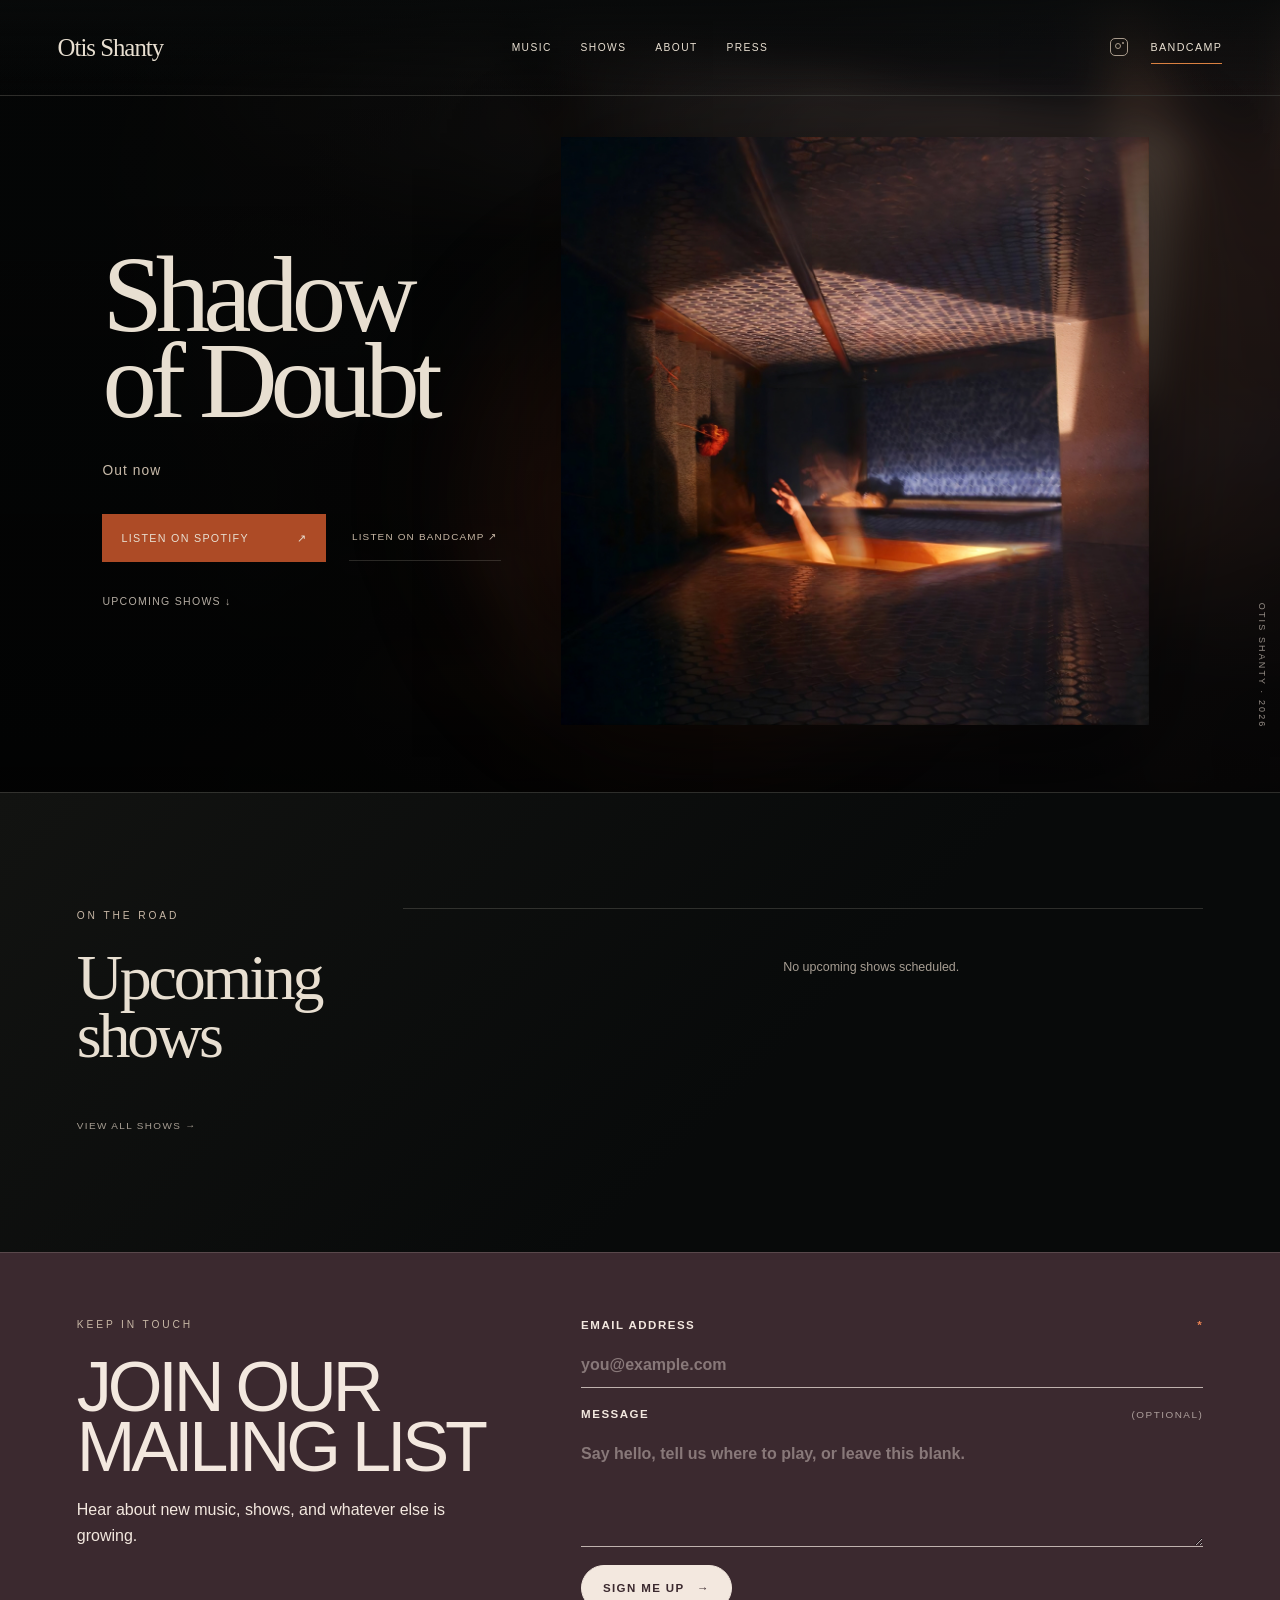
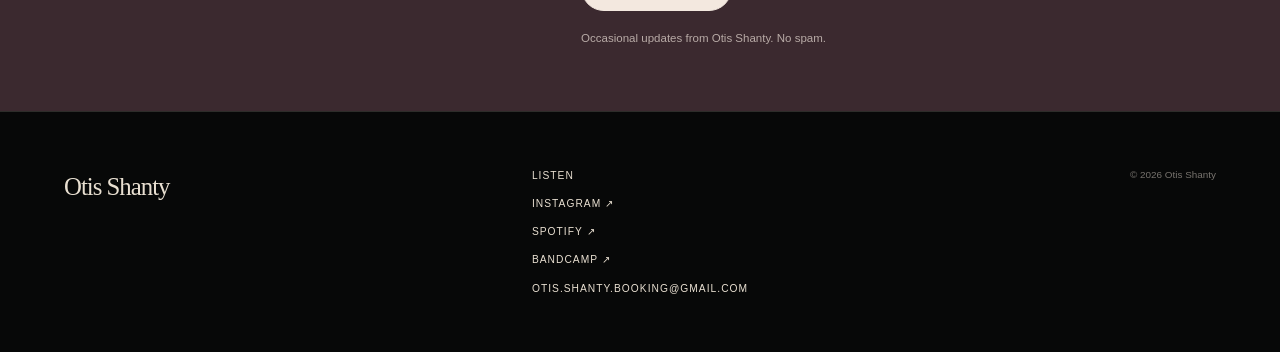
<file: index.html>
<!DOCTYPE html><html lang="en"><head><meta charSet="utf-8"/><meta name="viewport" content="width=device-width, initial-scale=1"/><link rel="stylesheet" href="/_next/static/css/index.BhexhKu4.css" data-rsc-css-href="/_next/static/css/index.BhexhKu4.css" data-precedence="vite-rsc/importer-resources"/><link rel="modulepreload" fetchPriority="low" href="/_next/static/chunks/index-D0yCYokj.js"/><script src="/_next/static/chunks/rolldown-runtime-C60lm6uB.js" type="module" async=""></script><script src="/_next/static/chunks/framework-BgSIrAUN.js" type="module" async=""></script><link rel="modulepreload" href="/_next/static/chunks/layout-segment-context-CWzMljcL.js" crossorigin=""/><link rel="modulepreload" href="/_next/static/chunks/SiteChrome-B37xOFVW.js" crossorigin=""/><link rel="modulepreload" href="/_next/static/chunks/image-CzCMZC9j.js" crossorigin=""/><title>Otis Shanty — Shadow of Doubt</title><meta name="description" content="Shadow of Doubt, the new album from Otis Shanty. Out now. Listen on Spotify and Bandcamp."/><meta property="og:title" content="Otis Shanty — Shadow of Doubt"/><meta property="og:description" content="The new album. Out now. Listen on Spotify and Bandcamp."/><meta property="og:image" content="https://www.otisshanty.com/og.png"/><meta name="twitter:card" content="summary_large_image"/><meta name="twitter:title" content="Otis Shanty — Shadow of Doubt"/><meta name="twitter:description" content="The new album. Out now. Listen on Spotify and Bandcamp."/><meta name="twitter:image" content="https://www.otisshanty.com/og.png"/><script>Object.assign(((self[Symbol.for("vinext.navigationRuntime")]??={bootstrap:{routeManifest:null},functions:{}}).bootstrap.rsc??={rsc:[]}),{params:{},nav:{"pathname":"/","searchParams":[]}})</script><link rel="modulepreload" href="/_next/static/chunks/index-D0yCYokj.js" />
<script src="/mailing-list.js"></script></head><body><a class="skip-link" href="#main-content">Skip to content</a><main id="main-content"><header class="site-header "><a class="wordmark" href="/">Otis Shanty</a><nav aria-label="Primary navigation"><a href="/music">Music</a><a href="/shows">Shows</a><a href="/about">About</a><a href="/press">Press</a></nav><div class="header-actions"><a class="instagram-icon" href="https://www.instagram.com/otis.shanty/?hl=en" target="_blank" rel="noreferrer" aria-label="Otis Shanty on Instagram" title="Instagram"><span></span></a><a class="preorder-small" href="https://otisshanty.bandcamp.com/album/shadow-of-doubt">Bandcamp</a></div><button class="menu-button" type="button" aria-label="Open menu" aria-expanded="false" aria-controls="mobile-navigation"><span></span><span></span></button><div id="mobile-navigation" aria-hidden="true" class="mobile-menu "><a href="/music">Music</a><a href="/shows">Shows</a><a href="/about">About</a><a href="/press">Press</a><a class="mobile-preorder" href="https://otisshanty.bandcamp.com/album/shadow-of-doubt">Listen on Bandcamp ↗</a></div></header><section class="hero"><div class="hero-glow" aria-hidden="true"></div><div class="hero-copy"><h1>Shadow<br/>of Doubt</h1><p class="date">Out now</p><div class="hero-actions"><a class="preorder" href="https://open.spotify.com/album/1xPQFwvH3GGI2QdqmCt6i6?si=0ZHoi7XAS32WId8lgdNihg">Listen on Spotify <span>↗</span></a><a class="listen-secondary" href="https://otisshanty.bandcamp.com/album/shadow-of-doubt">Listen on Bandcamp ↗</a></div><a class="shows-link" href="#shows">Upcoming shows ↓</a></div><figure class="cover"><img src="/shadow-of-doubt.jpeg" alt="Shadow of Doubt album artwork" loading="eager" fetchPriority="high" decoding="async" data-nimg="fill" style="position:absolute;inset:0;width:100%;height:100%;object-fit:cover"/></figure><p class="catalog">OTIS SHANTY · 2026</p></section><section id="shows" class="home-shows section-pad"><div class="section-heading"><p class="eyebrow">On the road</p><h2>Upcoming<br/>shows</h2><a href="/shows">View all shows →</a></div><div class="shows-list "><p class="shows-note">No upcoming shows scheduled.</p></div></section></main><footer><a class="footer-wordmark" href="/">Otis Shanty</a><div class="footer-links"><a href="/music">Listen</a><a href="https://www.instagram.com/otis.shanty/?hl=en" target="_blank" rel="noreferrer">Instagram ↗</a><a href="https://open.spotify.com/album/1xPQFwvH3GGI2QdqmCt6i6?si=0ZHoi7XAS32WId8lgdNihg">Spotify ↗</a><a href="https://otisshanty.bandcamp.com/album/shadow-of-doubt">Bandcamp ↗</a><a href="mailto:otis.shanty.booking@gmail.com">otis.shanty.booking@gmail.com</a></div><p>© 2026 Otis Shanty</p></footer><script type="application/ld+json">{"@context":"https://schema.org","@type":"MusicGroup","name":"Otis Shanty","genre":"Indie rock","url":"https://www.otisshanty.com","image":"https://www.otisshanty.com/otis-shanty-red.jpg","sameAs":["https://www.instagram.com/otis.shanty/?hl=en","https://otisshanty.bandcamp.com/album/shadow-of-doubt"],"album":[{"@type":"MusicAlbum","name":"Shadow of Doubt","datePublished":"2026-09-17"},{"@type":"MusicAlbum","name":"Up on the Hill","datePublished":"2024"},{"@type":"MusicAlbum","name":"Early Birds","datePublished":"2023"}]}</script><script type="module" src="/_next/static/chunks/index-D0yCYokj.js" id="_R_" async=""></script><script>((self[Symbol.for("vinext.navigationRuntime")]??={bootstrap:{routeManifest:null},functions:{}}).bootstrap.rsc??={rsc:[]}).rsc.push("2:I[\"48913baa60ea\",[],\"Children\",1]\n")</script><script>((self[Symbol.for("vinext.navigationRuntime")]??={bootstrap:{routeManifest:null},functions:{}}).bootstrap.rsc??={rsc:[]}).rsc.push("3:I[\"0b63d72dce85\",[],\"GlobalErrorBoundary\",1]\n")</script><script>((self[Symbol.for("vinext.navigationRuntime")]??={bootstrap:{routeManifest:null},functions:{}}).bootstrap.rsc??={rsc:[]}).rsc.push("4:I[\"2e7a74b14406\",[],\"default\",1]\n")</script><script>((self[Symbol.for("vinext.navigationRuntime")]??={bootstrap:{routeManifest:null},functions:{}}).bootstrap.rsc??={rsc:[]}).rsc.push("5:I[\"0b63d72dce85\",[],\"ErrorBoundary\",1]\n")</script><script>((self[Symbol.for("vinext.navigationRuntime")]??={bootstrap:{routeManifest:null},functions:{}}).bootstrap.rsc??={rsc:[]}).rsc.push("6:I[\"11960209a8f5\",[],\"LayoutSegmentProvider\",1]\n")</script><script>((self[Symbol.for("vinext.navigationRuntime")]??={bootstrap:{routeManifest:null},functions:{}}).bootstrap.rsc??={rsc:[]}).rsc.push("7:I[\"48913baa60ea\",[],\"Slot\",1]\n")</script><script>((self[Symbol.for("vinext.navigationRuntime")]??={bootstrap:{routeManifest:null},functions:{}}).bootstrap.rsc??={rsc:[]}).rsc.push("8:I[\"787b601c93ac\",[],\"AppRouterScrollTarget\",1]\n")</script><script>((self[Symbol.for("vinext.navigationRuntime")]??={bootstrap:{routeManifest:null},functions:{}}).bootstrap.rsc??={rsc:[]}).rsc.push("9:I[\"0b63d72dce85\",[],\"RedirectBoundary\",1]\n")</script><script>((self[Symbol.for("vinext.navigationRuntime")]??={bootstrap:{routeManifest:null},functions:{}}).bootstrap.rsc??={rsc:[]}).rsc.push(":HL[\"/_next/static/css/index.BhexhKu4.css\",\"style\"     ]\n")</script><script>((self[Symbol.for("vinext.navigationRuntime")]??={bootstrap:{routeManifest:null},functions:{}}).bootstrap.rsc??={rsc:[]}).rsc.push("0:{\"__route\":\"route:/\",\"__interceptionContext\":null,\"__layoutIds\":[\"layout:/\"],\"__rootLayout\":\"/\",\"__sourcePage\":\"/page\",\"page:/\":\"$L1\",\"layout:/\":[[[[\"$\",\"link\",\"css:/_next/static/css/index.BhexhKu4.css\",{\"rel\":\"stylesheet\",\"precedence\":\"vite-rsc/importer-resources\",\"href\":\"/_next/static/css/index.BhexhKu4.css\",\"data-rsc-css-href\":\"/_next/static/css/index.BhexhKu4.css\"}],\"$undefined\"],[\"$\",\"html\",null,{\"lang\":\"en\",\"children\":[\"$\",\"body\",null,{\"children\":[[\"$\",\"$L2\",null,{}],[\"$\",\"script\",null,{\"type\":\"application/ld+json\",\"dangerouslySetInnerHTML\":{\"__html\":\"{\\\"@context\\\":\\\"https://schema.org\\\",\\\"@type\\\":\\\"MusicGroup\\\",\\\"name\\\":\\\"Otis Shanty\\\",\\\"genre\\\":\\\"Indie rock\\\",\\\"url\\\":\\\"https://www.otisshanty.com\\\",\\\"image\\\":\\\"https://www.otisshanty.com/otis-shanty-red.jpg\\\",\\\"sameAs\\\":[\\\"https://www.instagram.com/otis.shanty/?hl=en\\\",\\\"https://otisshanty.bandcamp.com/album/shadow-of-doubt\\\"],\\\"album\\\":[{\\\"@type\\\":\\\"MusicAlbum\\\",\\\"name\\\":\\\"Shadow of Doubt\\\",\\\"datePublished\\\":\\\"2026-09-17\\\"},{\\\"@type\\\":\\\"MusicAlbum\\\",\\\"name\\\":\\\"Up on the Hill\\\",\\\"datePublished\\\":\\\"2024\\\"},{\\\"@type\\\":\\\"MusicAlbum\\\",\\\"name\\\":\\\"Early Birds\\\",\\\"datePublished\\\":\\\"2023\\\"}]}\"}}]]}]}]],null],\"route:/\":[[[\"$\",\"meta\",null,{\"charSet\":\"utf-8\"}],[[\"$\",\"title\",\"0\",{\"children\":\"Otis Shanty — Shadow of Doubt\"}],[\"$\",\"meta\",\"1\",{\"name\":\"description\",\"content\":\"Shadow of Doubt, the new album from Otis Shanty. Out now. Listen on Spotify and Bandcamp.\"}],[\"$\",\"meta\",\"2\",{\"property\":\"og:title\",\"content\":\"Otis Shanty — Shadow of Doubt\"}],[\"$\",\"meta\",\"3\",{\"property\":\"og:description\",\"content\":\"The new album. Out now. Listen on Spotify and Bandcamp.\"}],[\"$\",\"meta\",\"4\",{\"property\":\"og:image\",\"content\":\"https://www.otisshanty.com/og.png\"}],[\"$\",\"meta\",\"5\",{\"name\":\"twitter:card\",\"content\":\"summary_large_image\"}],[\"$\",\"meta\",\"6\",{\"name\":\"twitter:title\",\"content\":\"Otis Shanty — Shadow of Doubt\"}],[\"$\",\"meta\",\"7\",{\"name\":\"twitter:description\",\"content\":\"The new album. Out now. Listen on Spotify and Bandcamp.\"}],[\"$\",\"meta\",\"8\",{\"name\":\"twitter:image\",\"content\":\"https://www.otisshanty.com/og.png\"}]],[[\"$\",\"meta\",\"0\",{\"name\":\"viewport\",\"content\":\"width=device-width, initial-scale=1\"}]]],[\"$\",\"$L3\",null,{\"fallback\":\"$4\",\"children\":[\"$\",\"$L5\",null,{\"fallback\":\"$4\",\"children\":[\"$\",\"$L6\",null,{\"providerId\":\"layout:/\",\"segmentMap\":{\"children\":[]},\"children\":[\"$\",\"$L7\",null,{\"id\":\"layout:/\",\"parallelSlots\":\"$undefined\",\"children\":[\"$\",\"$L8\",null,{\"children\":[\"$\",\"$L9\",null,{\"children\":[[\"$\",\"$L6\",null,{\"providerId\":\"page:/\",\"segmentMap\":{\"children\":[\"__PAGE__\"]},\"children\":[\"$\",\"$L7\",null,{\"id\":\"page:/\"}]}],null]}]}]}]}]}]}],null,null],\"__layoutFlags\":{\"layout:/\":\"s\"},\"__artifactCompatibility\":{\"schemaVersion\":1,\"graphVersion\":\"app-route-graph:1177fd80f83fa7b0\",\"deploymentVersion\":\"29bd696c-eeb8-4584-a242-4e37d1c35b9a\",\"appElementsSchemaVersion\":1,\"rscPayloadSchemaVersion\":1,\"rootBoundaryId\":\"/\",\"renderEpoch\":null},\"__renderObservation\":{\"schemaVersion\":1,\"output\":{\"kind\":\"app-rsc\",\"mountedSlotsFingerprint\":null,\"renderEpoch\":null,\"rootBoundaryId\":\"/\",\"routeId\":\"route:/\"},\"completeness\":\"partial\",\"boundaryOutcome\":{\"kind\":\"unknown\"},\"requestApis\":[{\"kind\":\"connection\",\"status\":\"unknown\"},{\"kind\":\"cookies\",\"status\":\"unknown\"},{\"kind\":\"draftMode\",\"status\":\"unknown\"},{\"kind\":\"headers\",\"status\":\"unknown\"},{\"kind\":\"params\",\"status\":\"unknown\"},{\"kind\":\"searchParams\",\"status\":\"unknown\"}],\"dynamicFetches\":[],\"cacheTags\":[\"/\",\"_N_T_/\",\"_N_T_/index\",\"_N_T_/layout\",\"_N_T_/page\"],\"pathTags\":[\"/\"],\"cacheability\":\"unknown\",\"downgrade\":{\"target\":\"freshRender\",\"reasons\":[{\"code\":\"CP_DOWNGRADE_CACHEABILITY_UNKNOWN\",\"target\":\"freshRender\"},{\"code\":\"CP_DOWNGRADE_INCOMPLETE_OBSERVATION\",\"completeness\":\"partial\",\"target\":\"freshRender\"},{\"code\":\"CP_DOWNGRADE_UNKNOWN_REQUEST_API\",\"requestApi\":\"connection\",\"target\":\"freshRender\"},{\"code\":\"CP_DOWNGRADE_UNKNOWN_REQUEST_API\",\"requestApi\":\"cookies\",\"target\":\"freshRender\"},{\"code\":\"CP_DOWNGRADE_UNKNOWN_REQUEST_API\",\"requestApi\":\"draftMode\",\"target\":\"freshRender\"},{\"code\":\"CP_DOWNGRADE_UNKNOWN_REQUEST_API\",\"requestApi\":\"headers\",\"target\":\"freshRender\"},{\"code\":\"CP_DOWNGRADE_UNKNOWN_REQUEST_API\",\"requestApi\":\"params\",\"target\":\"freshRender\"},{\"code\":\"CP_DOWNGRADE_UNKNOWN_REQUEST_API\",\"requestApi\":\"searchParams\",\"target\":\"freshRender\"}],\"fallback\":{\"kind\":\"breakerFallback\",\"code\":\"CP_PRIVATE_DYNAMIC_DOWNGRADE\",\"mode\":\"renderFresh\",\"scope\":\"affectedOutput\",\"fields\":{\"reasonCodes\":[\"CP_DOWNGRADE_CACHEABILITY_UNKNOWN\",\"CP_DOWNGRADE_INCOMPLETE_OBSERVATION\",\"CP_DOWNGRADE_UNKNOWN_REQUEST_API\",\"CP_DOWNGRADE_UNKNOWN_REQUEST_API\",\"CP_DOWNGRADE_UNKNOWN_REQUEST_API\",\"CP_DOWNGRADE_UNKNOWN_REQUEST_API\",\"CP_DOWNGRADE_UNKNOWN_REQUEST_API\",\"CP_DOWNGRADE_UNKNOWN_REQUEST_API\"],\"target\":\"freshRender\"}},\"isPublicCacheCandidate\":false}}}\n")</script><script>((self[Symbol.for("vinext.navigationRuntime")]??={bootstrap:{routeManifest:null},functions:{}}).bootstrap.rsc??={rsc:[]}).rsc.push("a:I[\"04dff15fd24a\",[],\"Header\",1]\n")</script><script>((self[Symbol.for("vinext.navigationRuntime")]??={bootstrap:{routeManifest:null},functions:{}}).bootstrap.rsc??={rsc:[]}).rsc.push("b:I[\"04dff15fd24a\",[],\"SPOTIFY\",1]\n")</script><script>((self[Symbol.for("vinext.navigationRuntime")]??={bootstrap:{routeManifest:null},functions:{}}).bootstrap.rsc??={rsc:[]}).rsc.push("c:I[\"04dff15fd24a\",[],\"BANDCAMP\",1]\n")</script><script>((self[Symbol.for("vinext.navigationRuntime")]??={bootstrap:{routeManifest:null},functions:{}}).bootstrap.rsc??={rsc:[]}).rsc.push("d:I[\"9fb86276be8f\",[],\"default\",1]\n")</script><script>((self[Symbol.for("vinext.navigationRuntime")]??={bootstrap:{routeManifest:null},functions:{}}).bootstrap.rsc??={rsc:[]}).rsc.push("e:I[\"04dff15fd24a\",[],\"Footer\",1]\n")</script><script>((self[Symbol.for("vinext.navigationRuntime")]??={bootstrap:{routeManifest:null},functions:{}}).bootstrap.rsc??={rsc:[]}).rsc.push("1:[[\"$\",\"a\",null,{\"className\":\"skip-link\",\"href\":\"#main-content\",\"children\":\"Skip to content\"}],[\"$\",\"main\",null,{\"id\":\"main-content\",\"children\":[[\"$\",\"$La\",null,{}],[\"$\",\"section\",null,{\"className\":\"hero\",\"children\":[[\"$\",\"div\",null,{\"className\":\"hero-glow\",\"aria-hidden\":\"true\"}],[\"$\",\"div\",null,{\"className\":\"hero-copy\",\"children\":[[\"$\",\"h1\",null,{\"children\":[\"Shadow\",[\"$\",\"br\",null,{}],\"of Doubt\"]}],[\"$\",\"p\",null,{\"className\":\"date\",\"children\":\"Out now\"}],[\"$\",\"div\",null,{\"className\":\"hero-actions\",\"children\":[[\"$\",\"a\",null,{\"className\":\"preorder\",\"href\":\"$b\",\"children\":[\"Listen on Spotify \",[\"$\",\"span\",null,{\"children\":\"↗\"}]]}],[\"$\",\"a\",null,{\"className\":\"listen-secondary\",\"href\":\"$c\",\"children\":\"Listen on Bandcamp ↗\"}]]}],[\"$\",\"a\",null,{\"className\":\"shows-link\",\"href\":\"#shows\",\"children\":\"Upcoming shows ↓\"}]]}],[\"$\",\"figure\",null,{\"className\":\"cover\",\"children\":[\"$\",\"$Ld\",null,{\"src\":\"/shadow-of-doubt.jpeg\",\"alt\":\"Shadow of Doubt album artwork\",\"fill\":true,\"priority\":true,\"sizes\":\"(max-width:800px) 88vw, 50vw\"}]}],[\"$\",\"p\",null,{\"className\":\"catalog\",\"children\":\"OTIS SHANTY · 2026\"}]]}],[\"$\",\"section\",null,{\"id\":\"shows\",\"className\":\"home-shows section-pad\",\"children\":[[\"$\",\"div\",null,{\"className\":\"section-heading\",\"children\":[[\"$\",\"p\",null,{\"className\":\"eyebrow\",\"children\":\"On the road\"}],[\"$\",\"h2\",null,{\"children\":[\"Upcoming\",[\"$\",\"br\",null,{}],\"shows\"]}],[\"$\",\"a\",null,{\"href\":\"/shows\",\"children\":\"View all shows →\"}]]}],[\"$\",\"div\",null,{\"className\":\"shows-list \",\"children\":[[\"$\",\"p\",null,{\"className\":\"shows-note\",\"children\":\"No upcoming shows scheduled.\"}]]}]]}]]}],[\"$\",\"$Le\",null,{}]]\n")</script><script>Object.assign(((self[Symbol.for("vinext.navigationRuntime")]??={bootstrap:{routeManifest:null},functions:{}}).bootstrap.rsc??={rsc:[]}),{"initialCacheKind":"static"});((self[Symbol.for("vinext.navigationRuntime")]??={bootstrap:{routeManifest:null},functions:{}}).bootstrap.rsc??={rsc:[]}).done=true</script></body></html>
</file>
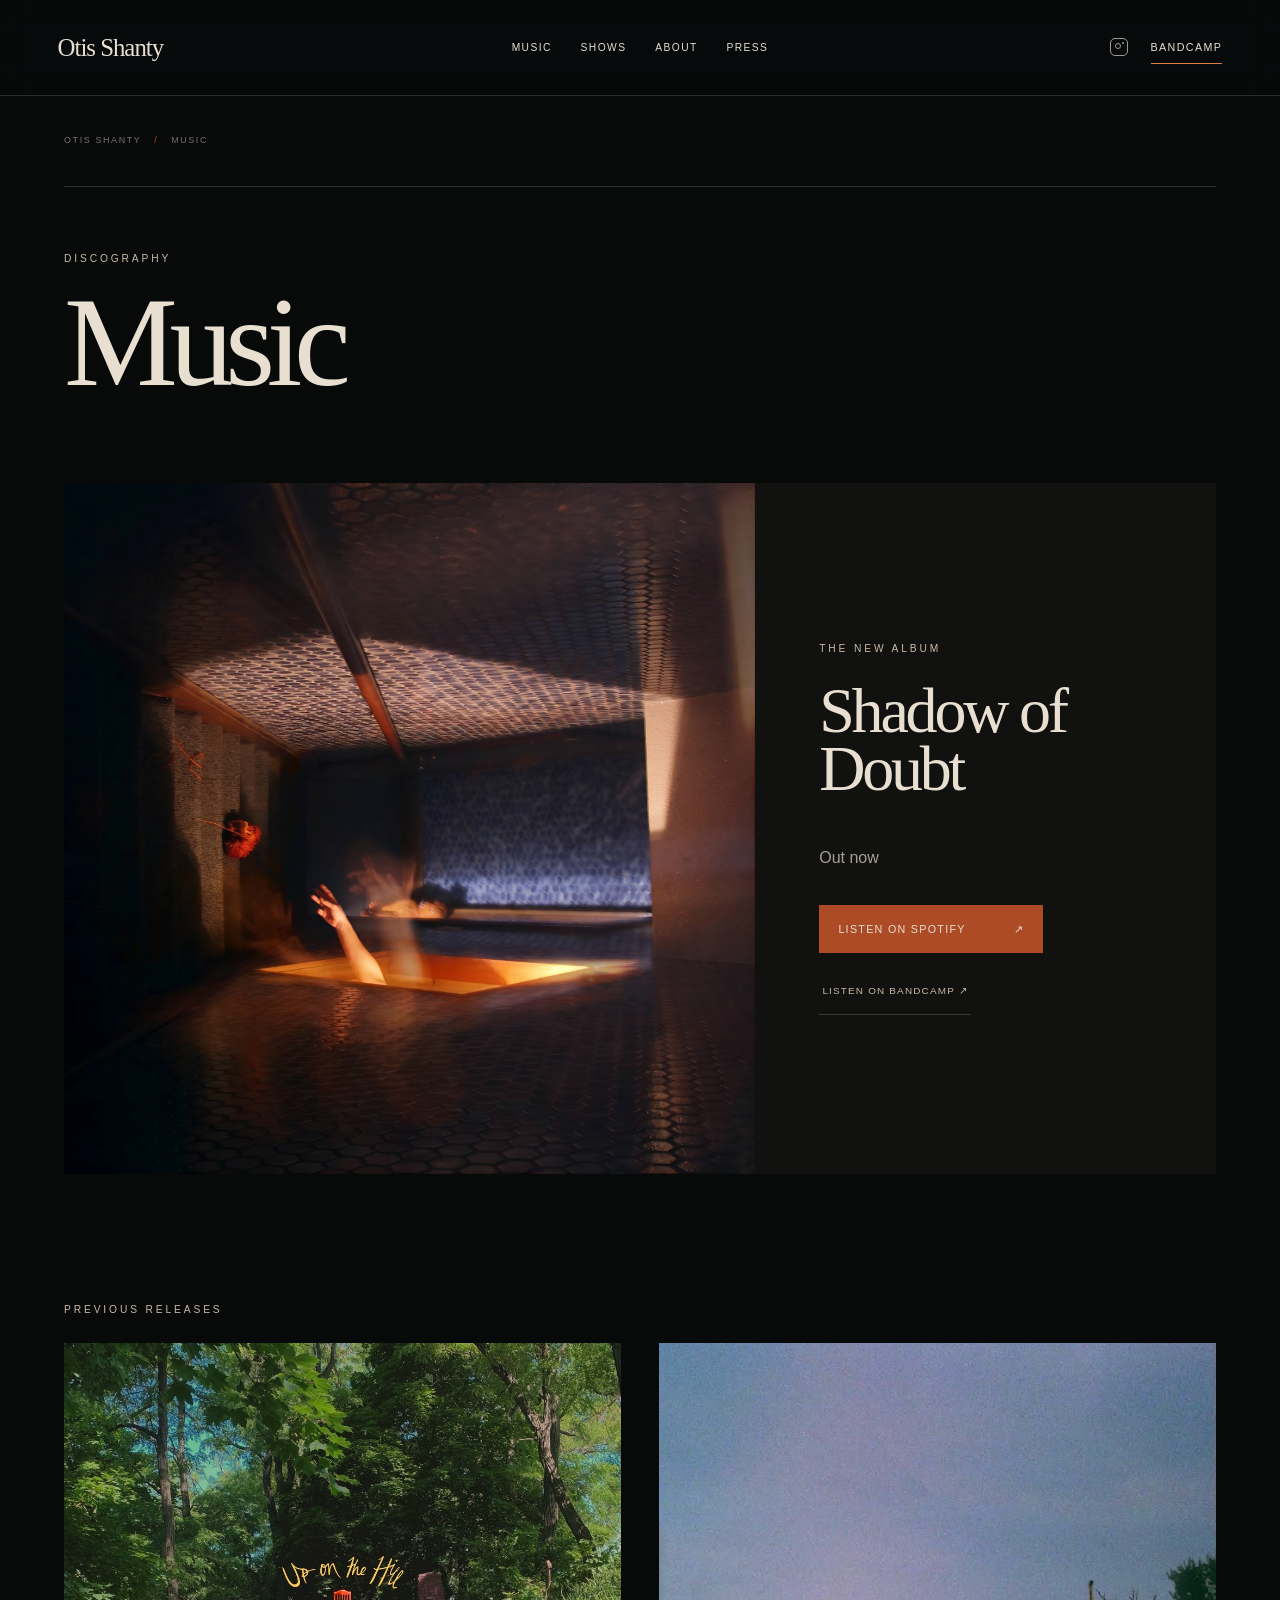
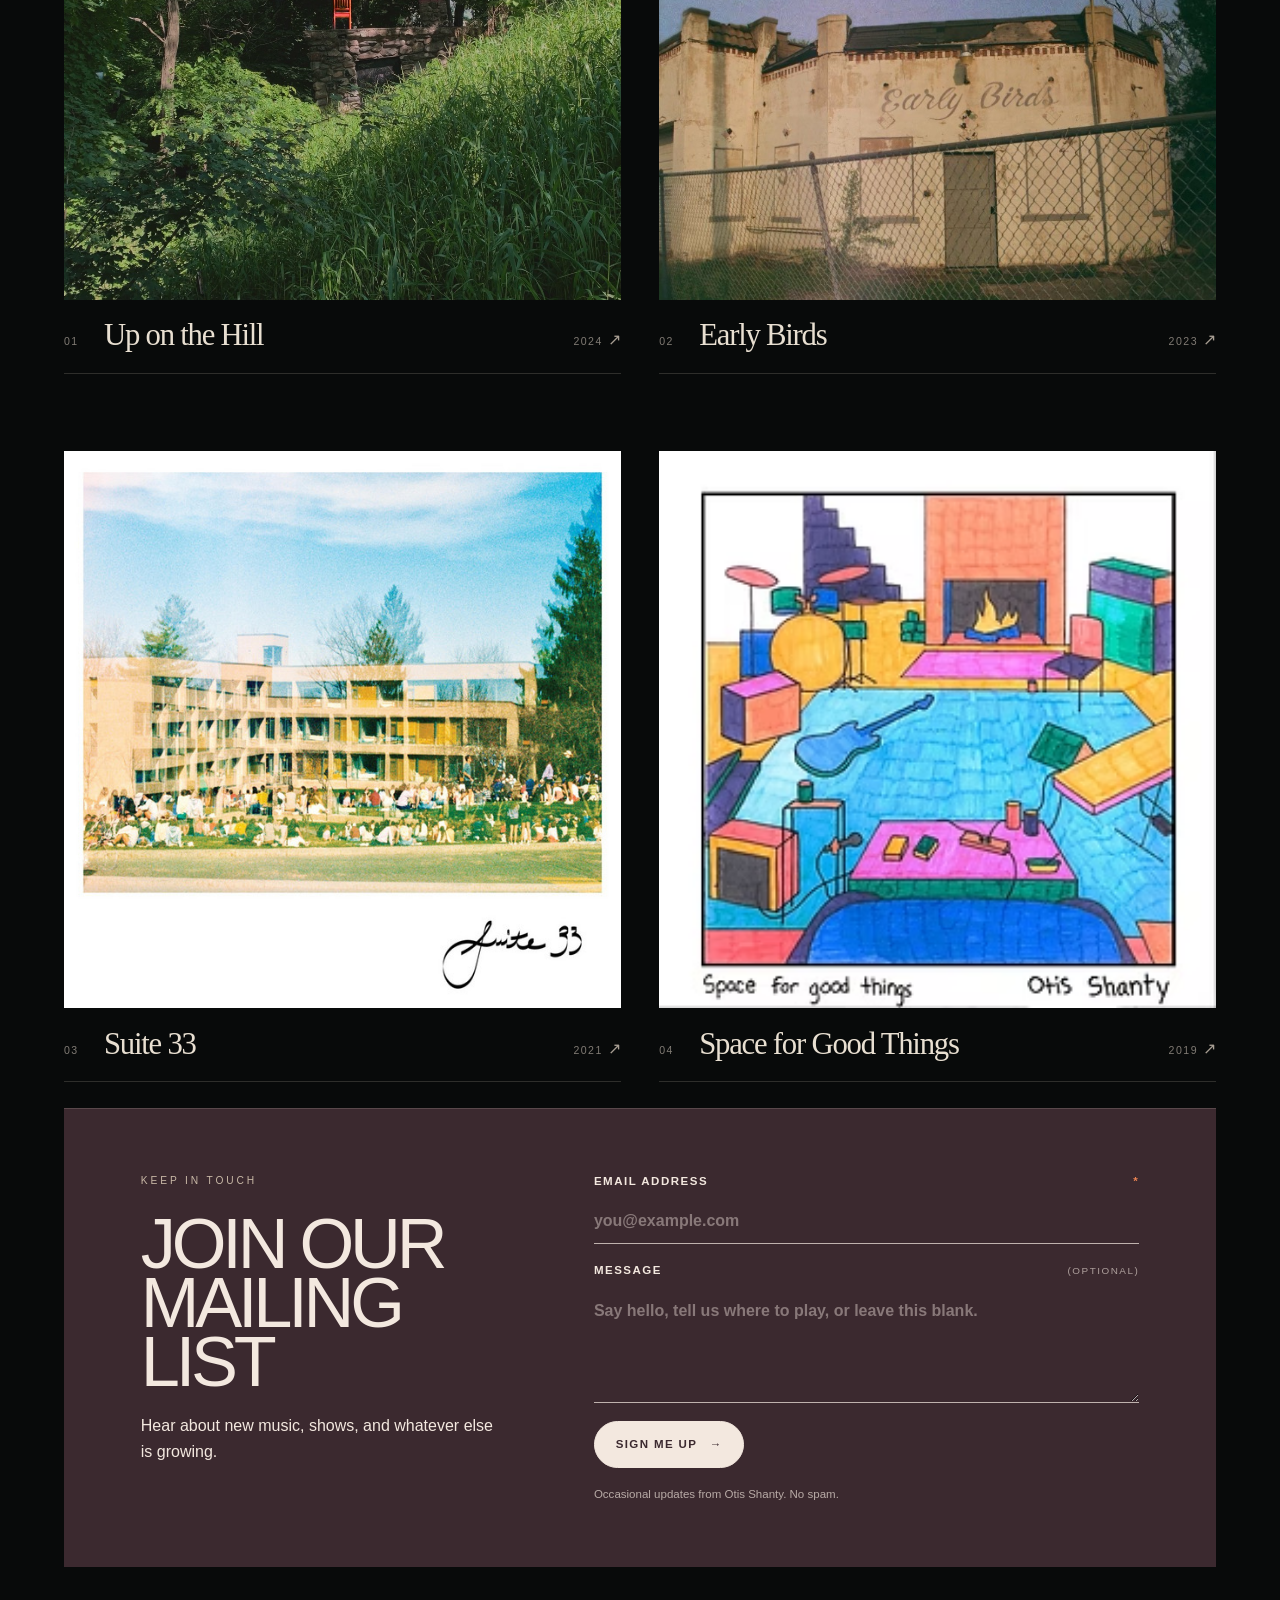
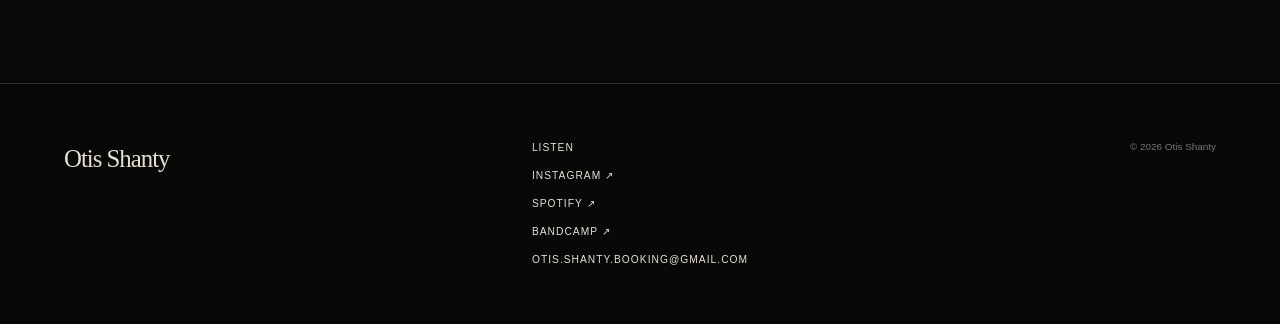
<file: music/index.html>
<!DOCTYPE html><html lang="en"><head><meta charSet="utf-8"/><meta name="viewport" content="width=device-width, initial-scale=1"/><link rel="stylesheet" href="/_next/static/css/index.BhexhKu4.css" data-rsc-css-href="/_next/static/css/index.BhexhKu4.css" data-precedence="vite-rsc/importer-resources"/><link rel="modulepreload" fetchPriority="low" href="/_next/static/chunks/index-D0yCYokj.js"/><script src="/_next/static/chunks/rolldown-runtime-C60lm6uB.js" type="module" async=""></script><script src="/_next/static/chunks/framework-BgSIrAUN.js" type="module" async=""></script><link rel="modulepreload" href="/_next/static/chunks/layout-segment-context-CWzMljcL.js" crossorigin=""/><link rel="modulepreload" href="/_next/static/chunks/SiteChrome-B37xOFVW.js" crossorigin=""/><link rel="modulepreload" href="/_next/static/chunks/image-CzCMZC9j.js" crossorigin=""/><title>Music — Otis Shanty</title><meta name="description" content="Listen to Shadow of Doubt and explore the Otis Shanty discography."/><meta property="og:title" content="Music — Otis Shanty"/><meta property="og:description" content="Listen to Shadow of Doubt and explore the Otis Shanty discography."/><meta property="og:image" content="https://www.otisshanty.com/shadow-of-doubt.jpeg"/><meta name="twitter:card" content="summary_large_image"/><meta name="twitter:title" content="Music — Otis Shanty"/><meta name="twitter:description" content="Listen to Shadow of Doubt and explore the Otis Shanty discography."/><meta name="twitter:image" content="https://www.otisshanty.com/shadow-of-doubt.jpeg"/><script>Object.assign(((self[Symbol.for("vinext.navigationRuntime")]??={bootstrap:{routeManifest:null},functions:{}}).bootstrap.rsc??={rsc:[]}),{params:{},nav:{"pathname":"/music","searchParams":[]}})</script><link rel="modulepreload" href="/_next/static/chunks/index-D0yCYokj.js" />
<script src="/mailing-list.js"></script></head><body><a class="skip-link" href="#main-content">Skip to content</a><header class="site-header header-solid"><a class="wordmark" href="/">Otis Shanty</a><nav aria-label="Primary navigation"><a href="/music">Music</a><a href="/shows">Shows</a><a href="/about">About</a><a href="/press">Press</a></nav><div class="header-actions"><a class="instagram-icon" href="https://www.instagram.com/otis.shanty/?hl=en" target="_blank" rel="noreferrer" aria-label="Otis Shanty on Instagram" title="Instagram"><span></span></a><a class="preorder-small" href="https://otisshanty.bandcamp.com/album/shadow-of-doubt">Bandcamp</a></div><button class="menu-button" type="button" aria-label="Open menu" aria-expanded="false" aria-controls="mobile-navigation"><span></span><span></span></button><div id="mobile-navigation" aria-hidden="true" class="mobile-menu "><a href="/music">Music</a><a href="/shows">Shows</a><a href="/about">About</a><a href="/press">Press</a><a class="mobile-preorder" href="https://otisshanty.bandcamp.com/album/shadow-of-doubt">Listen on Bandcamp ↗</a></div></header><main id="main-content" class="inner-page"><div class="page-kicker">Otis Shanty <span>/</span> <!-- -->Music</div><section class="page-title"><p class="eyebrow">Discography</p><h1>Music</h1></section><section class="featured-release"><div class="release-cover"><img src="/shadow-of-doubt.jpeg" alt="Shadow of Doubt album artwork" loading="lazy" decoding="async" data-nimg="fill" style="position:absolute;inset:0;width:100%;height:100%;object-fit:cover"/></div><div class="release-info"><p class="eyebrow">The new album</p><h2>Shadow of Doubt</h2><p>Out now</p><a class="preorder" href="https://open.spotify.com/album/1xPQFwvH3GGI2QdqmCt6i6?si=0ZHoi7XAS32WId8lgdNihg">Listen on Spotify <span>↗</span></a><a class="listen-secondary" href="https://otisshanty.bandcamp.com/album/shadow-of-doubt">Listen on Bandcamp ↗</a></div></section><section class="catalog-list"><p class="eyebrow">Previous releases</p><div class="release-grid"><a class="release-card" href="https://open.spotify.com/album/0vwLPORrnNU3iMpk0VCsEe?si=Sdbw4__VT_ykqnFtREvSNg" target="_blank" rel="noreferrer" aria-label="Listen to Up on the Hill on Spotify"><div class="catalog-cover"><img src="/up-on-the-hill.jpeg" alt="Up on the Hill album cover" loading="lazy" decoding="async" data-nimg="fill" style="position:absolute;inset:0;width:100%;height:100%;object-fit:cover"/><span class="listen-badge">Listen on Spotify ↗</span></div><div class="catalog-meta"><span>0<!-- -->1</span><h3>Up on the Hill</h3><time>2024</time><b aria-hidden="true">↗</b></div></a><a class="release-card" href="https://open.spotify.com/album/2jybjZOdnaBsM685CybAjI?si=i9Tf0xzOQ96KxWVhVUj4Mg" target="_blank" rel="noreferrer" aria-label="Listen to Early Birds on Spotify"><div class="catalog-cover"><img src="/early-birds.jpg" alt="Early Birds album cover" loading="lazy" decoding="async" data-nimg="fill" style="position:absolute;inset:0;width:100%;height:100%;object-fit:cover"/><span class="listen-badge">Listen on Spotify ↗</span></div><div class="catalog-meta"><span>0<!-- -->2</span><h3>Early Birds</h3><time>2023</time><b aria-hidden="true">↗</b></div></a><a class="release-card" href="https://open.spotify.com/album/1RAqm9jTE2FDr1UVQpb8Hf?si=nrp-WVb0TJyldiZyOl4JAg" target="_blank" rel="noreferrer" aria-label="Listen to Suite 33 on Spotify"><div class="catalog-cover"><img src="/suite-33.jpeg" alt="Suite 33 album cover" loading="lazy" decoding="async" data-nimg="fill" style="position:absolute;inset:0;width:100%;height:100%;object-fit:cover"/><span class="listen-badge">Listen on Spotify ↗</span></div><div class="catalog-meta"><span>0<!-- -->3</span><h3>Suite 33</h3><time>2021</time><b aria-hidden="true">↗</b></div></a><a class="release-card" href="https://open.spotify.com/album/035C5Q4xeRCvyHDOArhLGP?si=zl9XGaSTS8G6Hq0qTelmDw" target="_blank" rel="noreferrer" aria-label="Listen to Space for Good Things on Spotify"><div class="catalog-cover"><img src="/space-for-good-things.avif" alt="Space for Good Things album cover" loading="lazy" decoding="async" data-nimg="fill" style="position:absolute;inset:0;width:100%;height:100%;object-fit:cover"/><span class="listen-badge">Listen on Spotify ↗</span></div><div class="catalog-meta"><span>0<!-- -->4</span><h3>Space for Good Things</h3><time>2019</time><b aria-hidden="true">↗</b></div></a></div></section></main><footer><a class="footer-wordmark" href="/">Otis Shanty</a><div class="footer-links"><a href="/music">Listen</a><a href="https://www.instagram.com/otis.shanty/?hl=en" target="_blank" rel="noreferrer">Instagram ↗</a><a href="https://open.spotify.com/album/1xPQFwvH3GGI2QdqmCt6i6?si=0ZHoi7XAS32WId8lgdNihg">Spotify ↗</a><a href="https://otisshanty.bandcamp.com/album/shadow-of-doubt">Bandcamp ↗</a><a href="mailto:otis.shanty.booking@gmail.com">otis.shanty.booking@gmail.com</a></div><p>© 2026 Otis Shanty</p></footer><script type="application/ld+json">{"@context":"https://schema.org","@type":"MusicGroup","name":"Otis Shanty","genre":"Indie rock","url":"https://www.otisshanty.com","image":"https://www.otisshanty.com/otis-shanty-red.jpg","sameAs":["https://www.instagram.com/otis.shanty/?hl=en","https://otisshanty.bandcamp.com/album/shadow-of-doubt"],"album":[{"@type":"MusicAlbum","name":"Shadow of Doubt","datePublished":"2026-09-17"},{"@type":"MusicAlbum","name":"Up on the Hill","datePublished":"2024"},{"@type":"MusicAlbum","name":"Early Birds","datePublished":"2023"}]}</script><script type="module" src="/_next/static/chunks/index-D0yCYokj.js" id="_R_" async=""></script><script>((self[Symbol.for("vinext.navigationRuntime")]??={bootstrap:{routeManifest:null},functions:{}}).bootstrap.rsc??={rsc:[]}).rsc.push("2:I[\"48913baa60ea\",[],\"Children\",1]\n")</script><script>((self[Symbol.for("vinext.navigationRuntime")]??={bootstrap:{routeManifest:null},functions:{}}).bootstrap.rsc??={rsc:[]}).rsc.push("3:I[\"0b63d72dce85\",[],\"GlobalErrorBoundary\",1]\n")</script><script>((self[Symbol.for("vinext.navigationRuntime")]??={bootstrap:{routeManifest:null},functions:{}}).bootstrap.rsc??={rsc:[]}).rsc.push("4:I[\"2e7a74b14406\",[],\"default\",1]\n")</script><script>((self[Symbol.for("vinext.navigationRuntime")]??={bootstrap:{routeManifest:null},functions:{}}).bootstrap.rsc??={rsc:[]}).rsc.push("5:I[\"0b63d72dce85\",[],\"ErrorBoundary\",1]\n")</script><script>((self[Symbol.for("vinext.navigationRuntime")]??={bootstrap:{routeManifest:null},functions:{}}).bootstrap.rsc??={rsc:[]}).rsc.push("6:I[\"11960209a8f5\",[],\"LayoutSegmentProvider\",1]\n")</script><script>((self[Symbol.for("vinext.navigationRuntime")]??={bootstrap:{routeManifest:null},functions:{}}).bootstrap.rsc??={rsc:[]}).rsc.push("7:I[\"48913baa60ea\",[],\"Slot\",1]\n")</script><script>((self[Symbol.for("vinext.navigationRuntime")]??={bootstrap:{routeManifest:null},functions:{}}).bootstrap.rsc??={rsc:[]}).rsc.push("8:I[\"787b601c93ac\",[],\"AppRouterScrollTarget\",1]\n")</script><script>((self[Symbol.for("vinext.navigationRuntime")]??={bootstrap:{routeManifest:null},functions:{}}).bootstrap.rsc??={rsc:[]}).rsc.push("9:I[\"0b63d72dce85\",[],\"RedirectBoundary\",1]\n")</script><script>((self[Symbol.for("vinext.navigationRuntime")]??={bootstrap:{routeManifest:null},functions:{}}).bootstrap.rsc??={rsc:[]}).rsc.push(":HL[\"/_next/static/css/index.BhexhKu4.css\",\"style\"     ]\n")</script><script>((self[Symbol.for("vinext.navigationRuntime")]??={bootstrap:{routeManifest:null},functions:{}}).bootstrap.rsc??={rsc:[]}).rsc.push("0:{\"__route\":\"route:/music\",\"__interceptionContext\":null,\"__layoutIds\":[\"layout:/\"],\"__rootLayout\":\"/\",\"__sourcePage\":\"/music/page\",\"page:/music\":\"$L1\",\"layout:/\":[[[[\"$\",\"link\",\"css:/_next/static/css/index.BhexhKu4.css\",{\"rel\":\"stylesheet\",\"precedence\":\"vite-rsc/importer-resources\",\"href\":\"/_next/static/css/index.BhexhKu4.css\",\"data-rsc-css-href\":\"/_next/static/css/index.BhexhKu4.css\"}],\"$undefined\"],[\"$\",\"html\",null,{\"lang\":\"en\",\"children\":[\"$\",\"body\",null,{\"children\":[[\"$\",\"$L2\",null,{}],[\"$\",\"script\",null,{\"type\":\"application/ld+json\",\"dangerouslySetInnerHTML\":{\"__html\":\"{\\\"@context\\\":\\\"https://schema.org\\\",\\\"@type\\\":\\\"MusicGroup\\\",\\\"name\\\":\\\"Otis Shanty\\\",\\\"genre\\\":\\\"Indie rock\\\",\\\"url\\\":\\\"https://www.otisshanty.com\\\",\\\"image\\\":\\\"https://www.otisshanty.com/otis-shanty-red.jpg\\\",\\\"sameAs\\\":[\\\"https://www.instagram.com/otis.shanty/?hl=en\\\",\\\"https://otisshanty.bandcamp.com/album/shadow-of-doubt\\\"],\\\"album\\\":[{\\\"@type\\\":\\\"MusicAlbum\\\",\\\"name\\\":\\\"Shadow of Doubt\\\",\\\"datePublished\\\":\\\"2026-09-17\\\"},{\\\"@type\\\":\\\"MusicAlbum\\\",\\\"name\\\":\\\"Up on the Hill\\\",\\\"datePublished\\\":\\\"2024\\\"},{\\\"@type\\\":\\\"MusicAlbum\\\",\\\"name\\\":\\\"Early Birds\\\",\\\"datePublished\\\":\\\"2023\\\"}]}\"}}]]}]}]],null],\"route:/music\":[[[\"$\",\"meta\",null,{\"charSet\":\"utf-8\"}],[[\"$\",\"title\",\"0\",{\"children\":\"Music — Otis Shanty\"}],[\"$\",\"meta\",\"1\",{\"name\":\"description\",\"content\":\"Listen to Shadow of Doubt and explore the Otis Shanty discography.\"}],[\"$\",\"meta\",\"2\",{\"property\":\"og:title\",\"content\":\"Music — Otis Shanty\"}],[\"$\",\"meta\",\"3\",{\"property\":\"og:description\",\"content\":\"Listen to Shadow of Doubt and explore the Otis Shanty discography.\"}],[\"$\",\"meta\",\"4\",{\"property\":\"og:image\",\"content\":\"https://www.otisshanty.com/shadow-of-doubt.jpeg\"}],[\"$\",\"meta\",\"5\",{\"name\":\"twitter:card\",\"content\":\"summary_large_image\"}],[\"$\",\"meta\",\"6\",{\"name\":\"twitter:title\",\"content\":\"Music — Otis Shanty\"}],[\"$\",\"meta\",\"7\",{\"name\":\"twitter:description\",\"content\":\"Listen to Shadow of Doubt and explore the Otis Shanty discography.\"}],[\"$\",\"meta\",\"8\",{\"name\":\"twitter:image\",\"content\":\"https://www.otisshanty.com/shadow-of-doubt.jpeg\"}]],[[\"$\",\"meta\",\"0\",{\"name\":\"viewport\",\"content\":\"width=device-width, initial-scale=1\"}]]],[\"$\",\"$L3\",null,{\"fallback\":\"$4\",\"children\":[\"$\",\"$L5\",null,{\"fallback\":\"$4\",\"children\":[\"$\",\"$L6\",null,{\"providerId\":\"layout:/\",\"segmentMap\":{\"children\":[\"music\"]},\"children\":[\"$\",\"$L7\",null,{\"id\":\"layout:/\",\"parallelSlots\":\"$undefined\",\"children\":[\"$\",\"$L8\",null,{\"children\":[\"$\",\"$L9\",null,{\"children\":[[\"$\",\"$L6\",null,{\"providerId\":\"page:/music\",\"segmentMap\":{\"children\":[\"__PAGE__\"]},\"children\":[\"$\",\"$L7\",null,{\"id\":\"page:/music\"}]}],null]}]}]}]}]}]}],null,null],\"__layoutFlags\":{\"layout:/\":\"s\"},\"__artifactCompatibility\":{\"schemaVersion\":1,\"graphVersion\":\"app-route-graph:96dbcf05eb69c8a8\",\"deploymentVersion\":\"29bd696c-eeb8-4584-a242-4e37d1c35b9a\",\"appElementsSchemaVersion\":1,\"rscPayloadSchemaVersion\":1,\"rootBoundaryId\":\"/\",\"renderEpoch\":null},\"__renderObservation\":{\"schemaVersion\":1,\"output\":{\"kind\":\"app-rsc\",\"mountedSlotsFingerprint\":null,\"renderEpoch\":null,\"rootBoundaryId\":\"/\",\"routeId\":\"route:/music\"},\"completeness\":\"partial\",\"boundaryOutcome\":{\"kind\":\"unknown\"},\"requestApis\":[{\"kind\":\"connection\",\"status\":\"unknown\"},{\"kind\":\"cookies\",\"status\":\"unknown\"},{\"kind\":\"draftMode\",\"status\":\"unknown\"},{\"kind\":\"headers\",\"status\":\"unknown\"},{\"kind\":\"params\",\"status\":\"unknown\"},{\"kind\":\"searchParams\",\"status\":\"unknown\"}],\"dynamicFetches\":[],\"cacheTags\":[\"/music\",\"_N_T_/layout\",\"_N_T_/music\",\"_N_T_/music/layout\",\"_N_T_/music/page\"],\"pathTags\":[\"/music\"],\"cacheability\":\"unknown\",\"downgrade\":{\"target\":\"freshRender\",\"reasons\":[{\"code\":\"CP_DOWNGRADE_CACHEABILITY_UNKNOWN\",\"target\":\"freshRender\"},{\"code\":\"CP_DOWNGRADE_INCOMPLETE_OBSERVATION\",\"completeness\":\"partial\",\"target\":\"freshRender\"},{\"code\":\"CP_DOWNGRADE_UNKNOWN_REQUEST_API\",\"requestApi\":\"connection\",\"target\":\"freshRender\"},{\"code\":\"CP_DOWNGRADE_UNKNOWN_REQUEST_API\",\"requestApi\":\"cookies\",\"target\":\"freshRender\"},{\"code\":\"CP_DOWNGRADE_UNKNOWN_REQUEST_API\",\"requestApi\":\"draftMode\",\"target\":\"freshRender\"},{\"code\":\"CP_DOWNGRADE_UNKNOWN_REQUEST_API\",\"requestApi\":\"headers\",\"target\":\"freshRender\"},{\"code\":\"CP_DOWNGRADE_UNKNOWN_REQUEST_API\",\"requestApi\":\"params\",\"target\":\"freshRender\"},{\"code\":\"CP_DOWNGRADE_UNKNOWN_REQUEST_API\",\"requestApi\":\"searchParams\",\"target\":\"freshRender\"}],\"fallback\":{\"kind\":\"breakerFallback\",\"code\":\"CP_PRIVATE_DYNAMIC_DOWNGRADE\",\"mode\":\"renderFresh\",\"scope\":\"affectedOutput\",\"fields\":{\"reasonCodes\":[\"CP_DOWNGRADE_CACHEABILITY_UNKNOWN\",\"CP_DOWNGRADE_INCOMPLETE_OBSERVATION\",\"CP_DOWNGRADE_UNKNOWN_REQUEST_API\",\"CP_DOWNGRADE_UNKNOWN_REQUEST_API\",\"CP_DOWNGRADE_UNKNOWN_REQUEST_API\",\"CP_DOWNGRADE_UNKNOWN_REQUEST_API\",\"CP_DOWNGRADE_UNKNOWN_REQUEST_API\",\"CP_DOWNGRADE_UNKNOWN_REQUEST_API\"],\"target\":\"freshRender\"}},\"isPublicCacheCandidate\":false}}}\n")</script><script>((self[Symbol.for("vinext.navigationRuntime")]??={bootstrap:{routeManifest:null},functions:{}}).bootstrap.rsc??={rsc:[]}).rsc.push("a:I[\"04dff15fd24a\",[],\"PageShell\",1]\n")</script><script>((self[Symbol.for("vinext.navigationRuntime")]??={bootstrap:{routeManifest:null},functions:{}}).bootstrap.rsc??={rsc:[]}).rsc.push("b:I[\"9fb86276be8f\",[],\"default\",1]\n")</script><script>((self[Symbol.for("vinext.navigationRuntime")]??={bootstrap:{routeManifest:null},functions:{}}).bootstrap.rsc??={rsc:[]}).rsc.push("c:I[\"04dff15fd24a\",[],\"SPOTIFY\",1]\n")</script><script>((self[Symbol.for("vinext.navigationRuntime")]??={bootstrap:{routeManifest:null},functions:{}}).bootstrap.rsc??={rsc:[]}).rsc.push("d:I[\"04dff15fd24a\",[],\"BANDCAMP\",1]\n")</script><script>((self[Symbol.for("vinext.navigationRuntime")]??={bootstrap:{routeManifest:null},functions:{}}).bootstrap.rsc??={rsc:[]}).rsc.push("1:[\"$\",\"$La\",null,{\"label\":\"Music\",\"children\":[[\"$\",\"section\",null,{\"className\":\"page-title\",\"children\":[[\"$\",\"p\",null,{\"className\":\"eyebrow\",\"children\":\"Discography\"}],[\"$\",\"h1\",null,{\"children\":\"Music\"}]]}],[\"$\",\"section\",null,{\"className\":\"featured-release\",\"children\":[[\"$\",\"div\",null,{\"className\":\"release-cover\",\"children\":[\"$\",\"$Lb\",null,{\"src\":\"/shadow-of-doubt.jpeg\",\"alt\":\"Shadow of Doubt album artwork\",\"fill\":true,\"sizes\":\"(max-width:800px) 90vw, 48vw\"}]}],[\"$\",\"div\",null,{\"className\":\"release-info\",\"children\":[[\"$\",\"p\",null,{\"className\":\"eyebrow\",\"children\":\"The new album\"}],[\"$\",\"h2\",null,{\"children\":\"Shadow of Doubt\"}],[\"$\",\"p\",null,{\"children\":\"Out now\"}],[\"$\",\"a\",null,{\"className\":\"preorder\",\"href\":\"$c\",\"children\":[\"Listen on Spotify \",[\"$\",\"span\",null,{\"children\":\"↗\"}]]}],[\"$\",\"a\",null,{\"className\":\"listen-secondary\",\"href\":\"$d\",\"children\":\"Listen on Bandcamp ↗\"}]]}]]}],[\"$\",\"section\",null,{\"className\":\"catalog-list\",\"children\":[[\"$\",\"p\",null,{\"className\":\"eyebrow\",\"children\":\"Previous releases\"}],[\"$\",\"div\",null,{\"className\":\"release-grid\",\"children\":[[\"$\",\"a\",\"Up on the Hill\",{\"className\":\"release-card\",\"href\":\"https://open.spotify.com/album/0vwLPORrnNU3iMpk0VCsEe?si=Sdbw4__VT_ykqnFtREvSNg\",\"target\":\"_blank\",\"rel\":\"noreferrer\",\"aria-label\":\"Listen to Up on the Hill on Spotify\",\"children\":[[\"$\",\"div\",null,{\"className\":\"catalog-cover\",\"children\":[[\"$\",\"$Lb\",null,{\"src\":\"/up-on-the-hill.jpeg\",\"alt\":\"Up on the Hill album cover\",\"fill\":true,\"unoptimized\":true,\"sizes\":\"(max-width:800px) 88vw, 22vw\"}],[\"$\",\"span\",null,{\"className\":\"listen-badge\",\"children\":\"Listen on Spotify ↗\"}]]}],[\"$\",\"div\",null,{\"className\":\"catalog-meta\",\"children\":[[\"$\",\"span\",null,{\"children\":[\"0\",1]}],[\"$\",\"h3\",null,{\"children\":\"Up on the Hill\"}],[\"$\",\"time\",null,{\"children\":\"2024\"}],[\"$\",\"b\",null,{\"aria-hidden\":true,\"children\":\"↗\"}]]}]]}],[\"$\",\"a\",\"Early Birds\",{\"className\":\"release-card\",\"href\":\"https://open.spotify.com/album/2jybjZOdnaBsM685CybAjI?si=i9Tf0xzOQ96KxWVhVUj4Mg\",\"target\":\"_blank\",\"rel\":\"noreferrer\",\"aria-label\":\"Listen to Early Birds on Spotify\",\"children\":[[\"$\",\"div\",null,{\"className\":\"catalog-cover\",\"children\":[[\"$\",\"$Lb\",null,{\"src\":\"/early-birds.jpg\",\"alt\":\"Early Birds album cover\",\"fill\":true,\"unoptimized\":true,\"sizes\":\"(max-width:800px) 88vw, 22vw\"}],[\"$\",\"span\",null,{\"className\":\"listen-badge\",\"children\":\"Listen on Spotify ↗\"}]]}],[\"$\",\"div\",null,{\"className\":\"catalog-meta\",\"children\":[[\"$\",\"span\",null,{\"children\":[\"0\",2]}],[\"$\",\"h3\",null,{\"children\":\"Early Birds\"}],[\"$\",\"time\",null,{\"children\":\"2023\"}],[\"$\",\"b\",null,{\"aria-hidden\":true,\"children\":\"↗\"}]]}]]}],[\"$\",\"a\",\"Suite 33\",{\"className\":\"release-card\",\"href\":\"https://open.spotify.com/album/1RAqm9jTE2FDr1UVQpb8Hf?si=nrp-WVb0TJyldiZyOl4JAg\",\"target\":\"_blank\",\"rel\":\"noreferrer\",\"aria-label\":\"Listen to Suite 33 on Spotify\",\"children\":[[\"$\",\"div\",null,{\"className\":\"catalog-cover\",\"children\":[[\"$\",\"$Lb\",null,{\"src\":\"/suite-33.jpeg\",\"alt\":\"Suite 33 album cover\",\"fill\":true,\"unoptimized\":true,\"sizes\":\"(max-width:800px) 88vw, 22vw\"}],[\"$\",\"span\",null,{\"className\":\"listen-badge\",\"children\":\"Listen on Spotify ↗\"}]]}],[\"$\",\"div\",null,{\"className\":\"catalog-meta\",\"children\":[[\"$\",\"span\",null,{\"children\":[\"0\",3]}],[\"$\",\"h3\",null,{\"children\":\"Suite 33\"}],[\"$\",\"time\",null,{\"children\":\"2021\"}],[\"$\",\"b\",null,{\"aria-hidden\":true,\"children\":\"↗\"}]]}]]}],[\"$\",\"a\",\"Space for Good Things\",{\"className\":\"release-card\",\"href\":\"https://open.spotify.com/album/035C5Q4xeRCvyHDOArhLGP?si=zl9XGaSTS8G6Hq0qTelmDw\",\"target\":\"_blank\",\"rel\":\"noreferrer\",\"aria-label\":\"Listen to Space for Good Things on Spotify\",\"children\":[[\"$\",\"div\",null,{\"className\":\"catalog-cover\",\"children\":[[\"$\",\"$Lb\",null,{\"src\":\"/space-for-good-things.avif\",\"alt\":\"Space for Good Things album cover\",\"fill\":true,\"unoptimized\":true,\"sizes\":\"(max-width:800px) 88vw, 22vw\"}],[\"$\",\"span\",null,{\"className\":\"listen-badge\",\"children\":\"Listen on Spotify ↗\"}]]}],[\"$\",\"div\",null,{\"className\":\"catalog-meta\",\"children\":[[\"$\",\"span\",null,{\"children\":[\"0\",4]}],[\"$\",\"h3\",null,{\"children\":\"Space for Good Things\"}],[\"$\",\"time\",null,{\"children\":\"2019\"}],[\"$\",\"b\",null,{\"aria-hidden\":true,\"children\":\"↗\"}]]}]]}]]}]]}]]}]\n")</script><script>Object.assign(((self[Symbol.for("vinext.navigationRuntime")]??={bootstrap:{routeManifest:null},functions:{}}).bootstrap.rsc??={rsc:[]}),{"initialCacheKind":"static"});((self[Symbol.for("vinext.navigationRuntime")]??={bootstrap:{routeManifest:null},functions:{}}).bootstrap.rsc??={rsc:[]}).done=true</script></body></html>
</file>
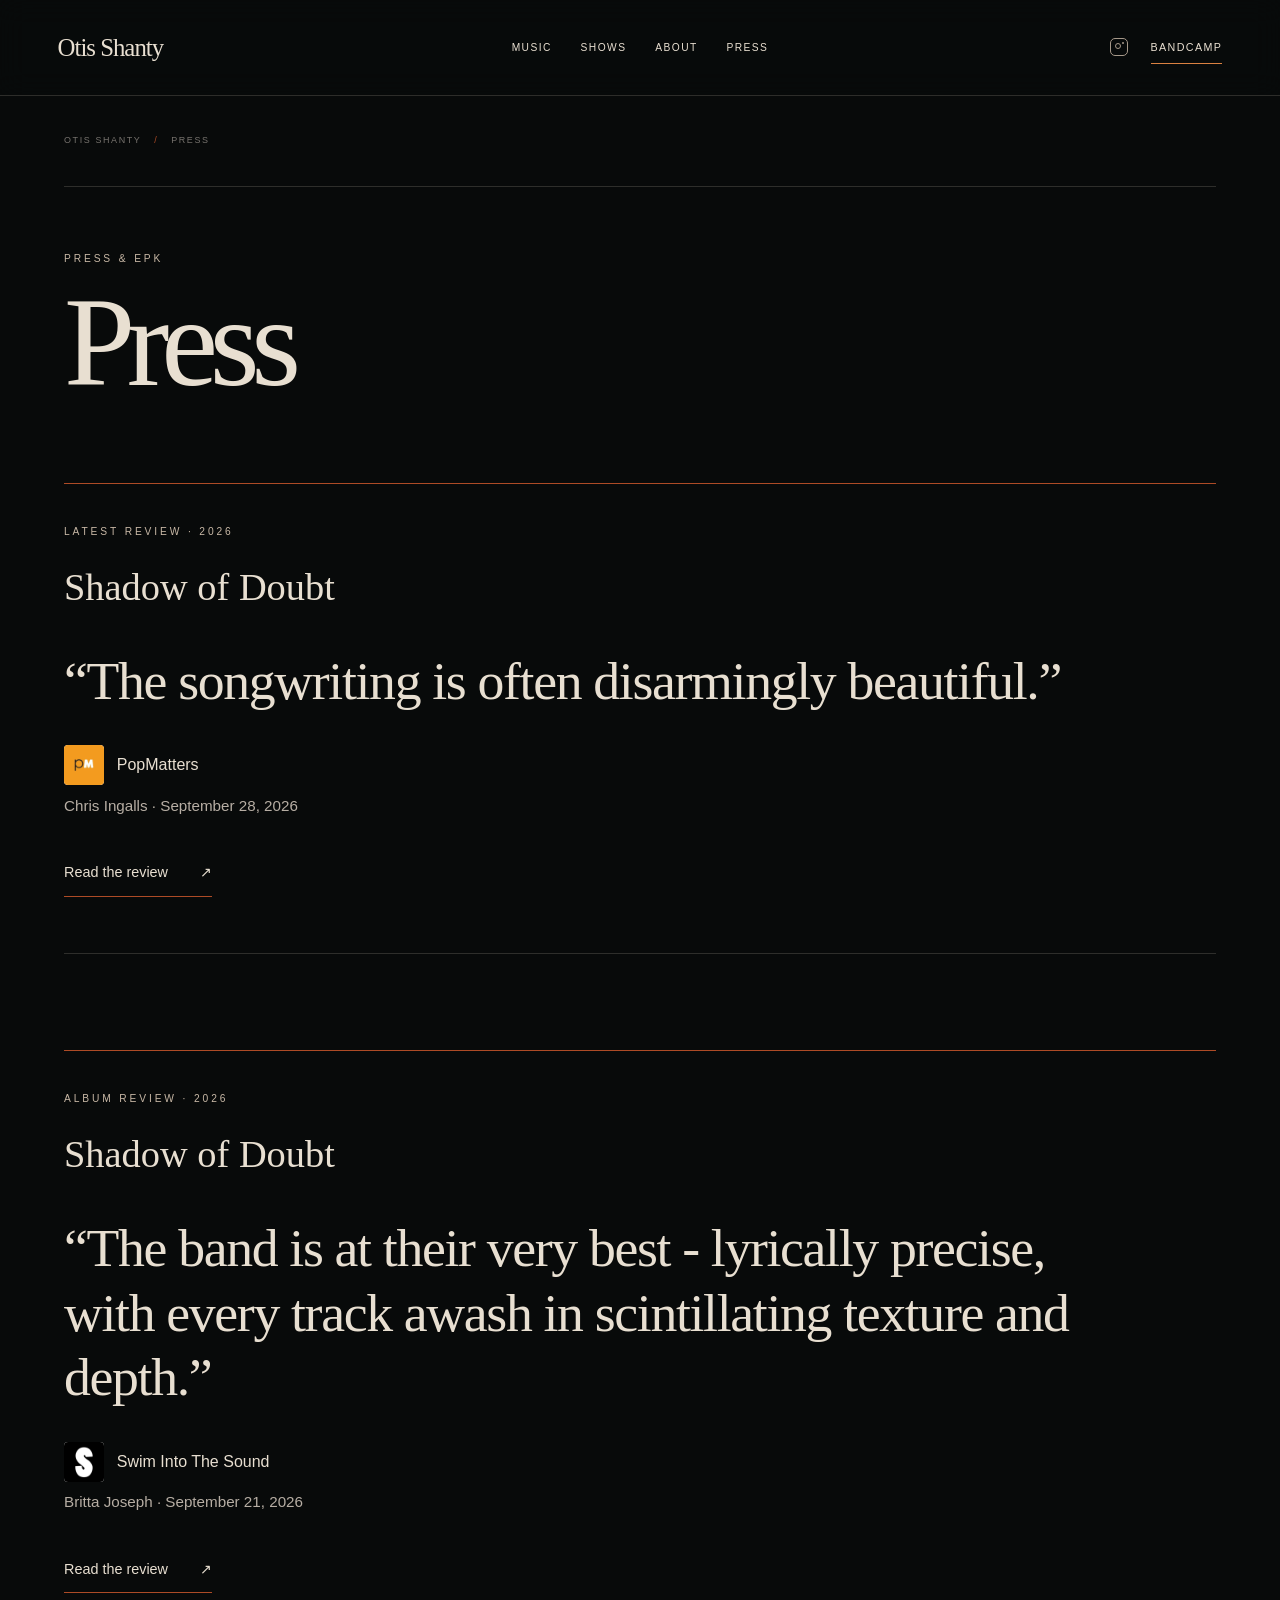
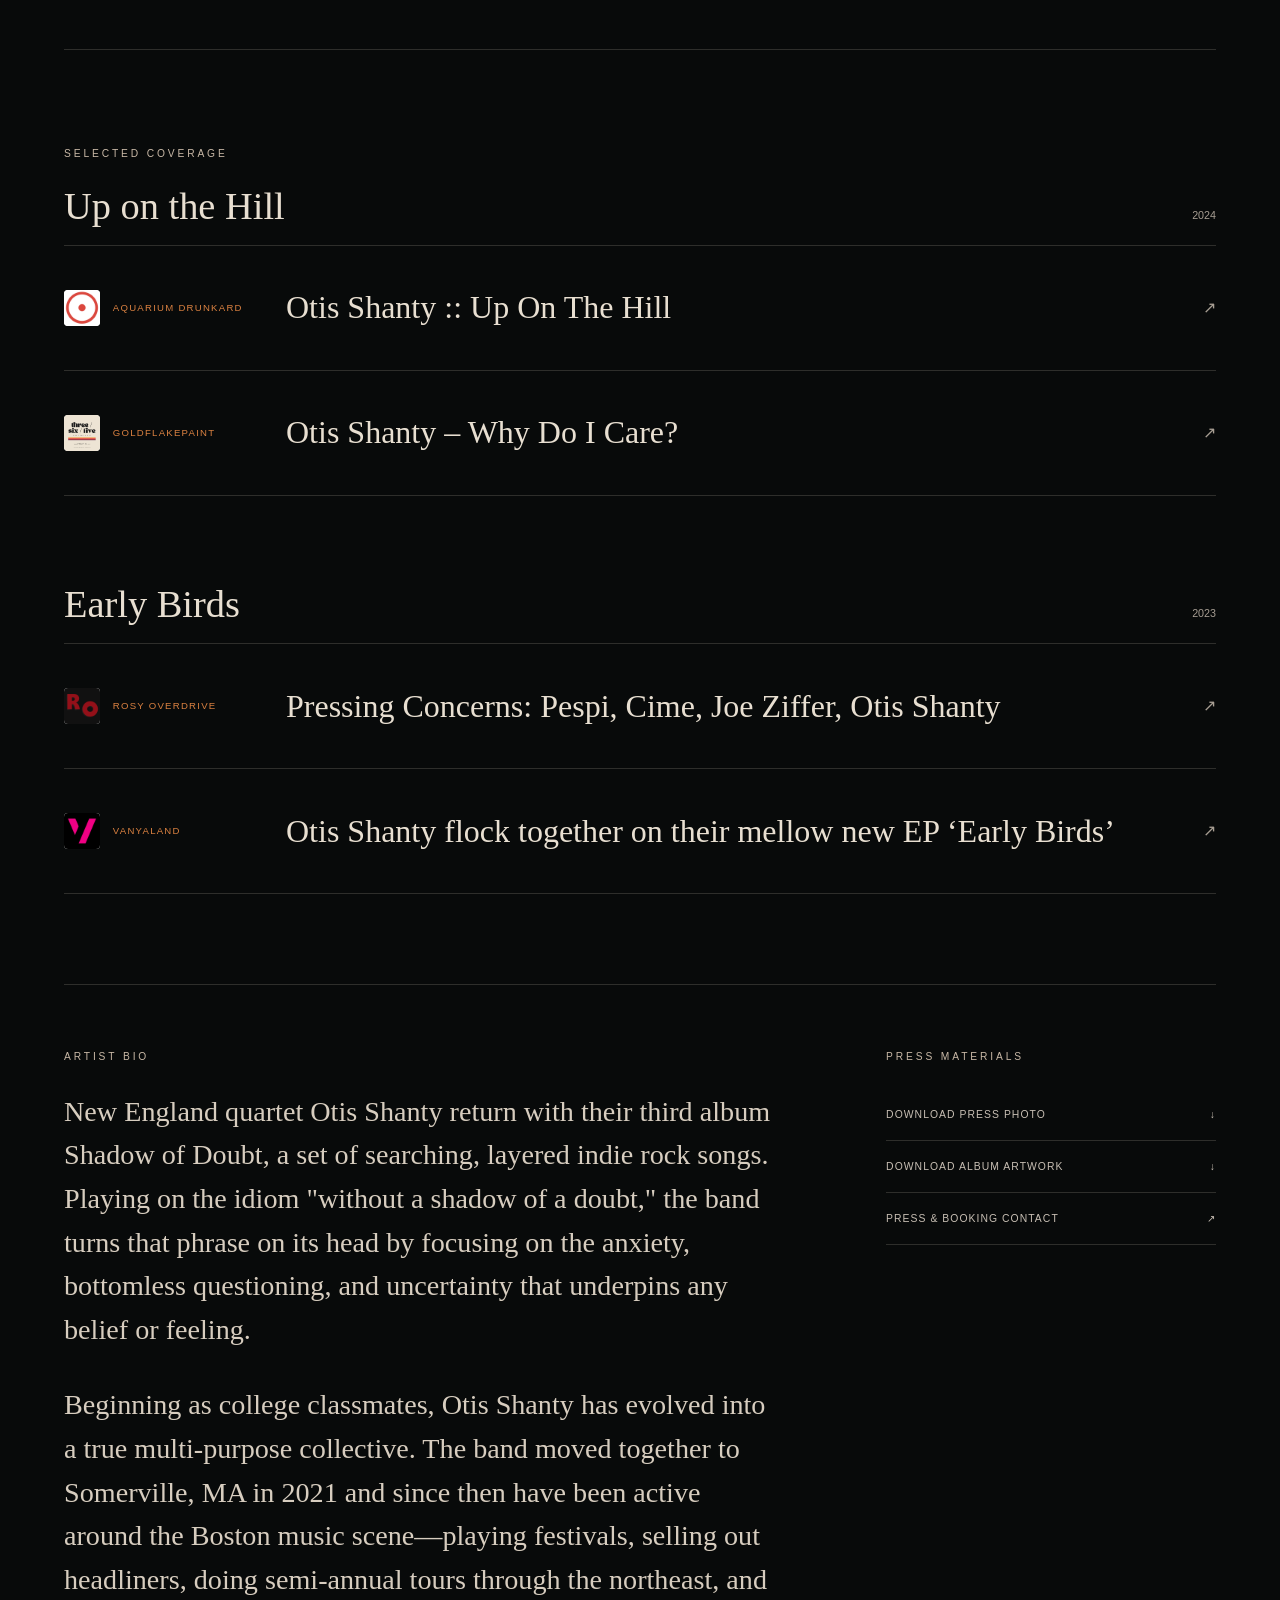
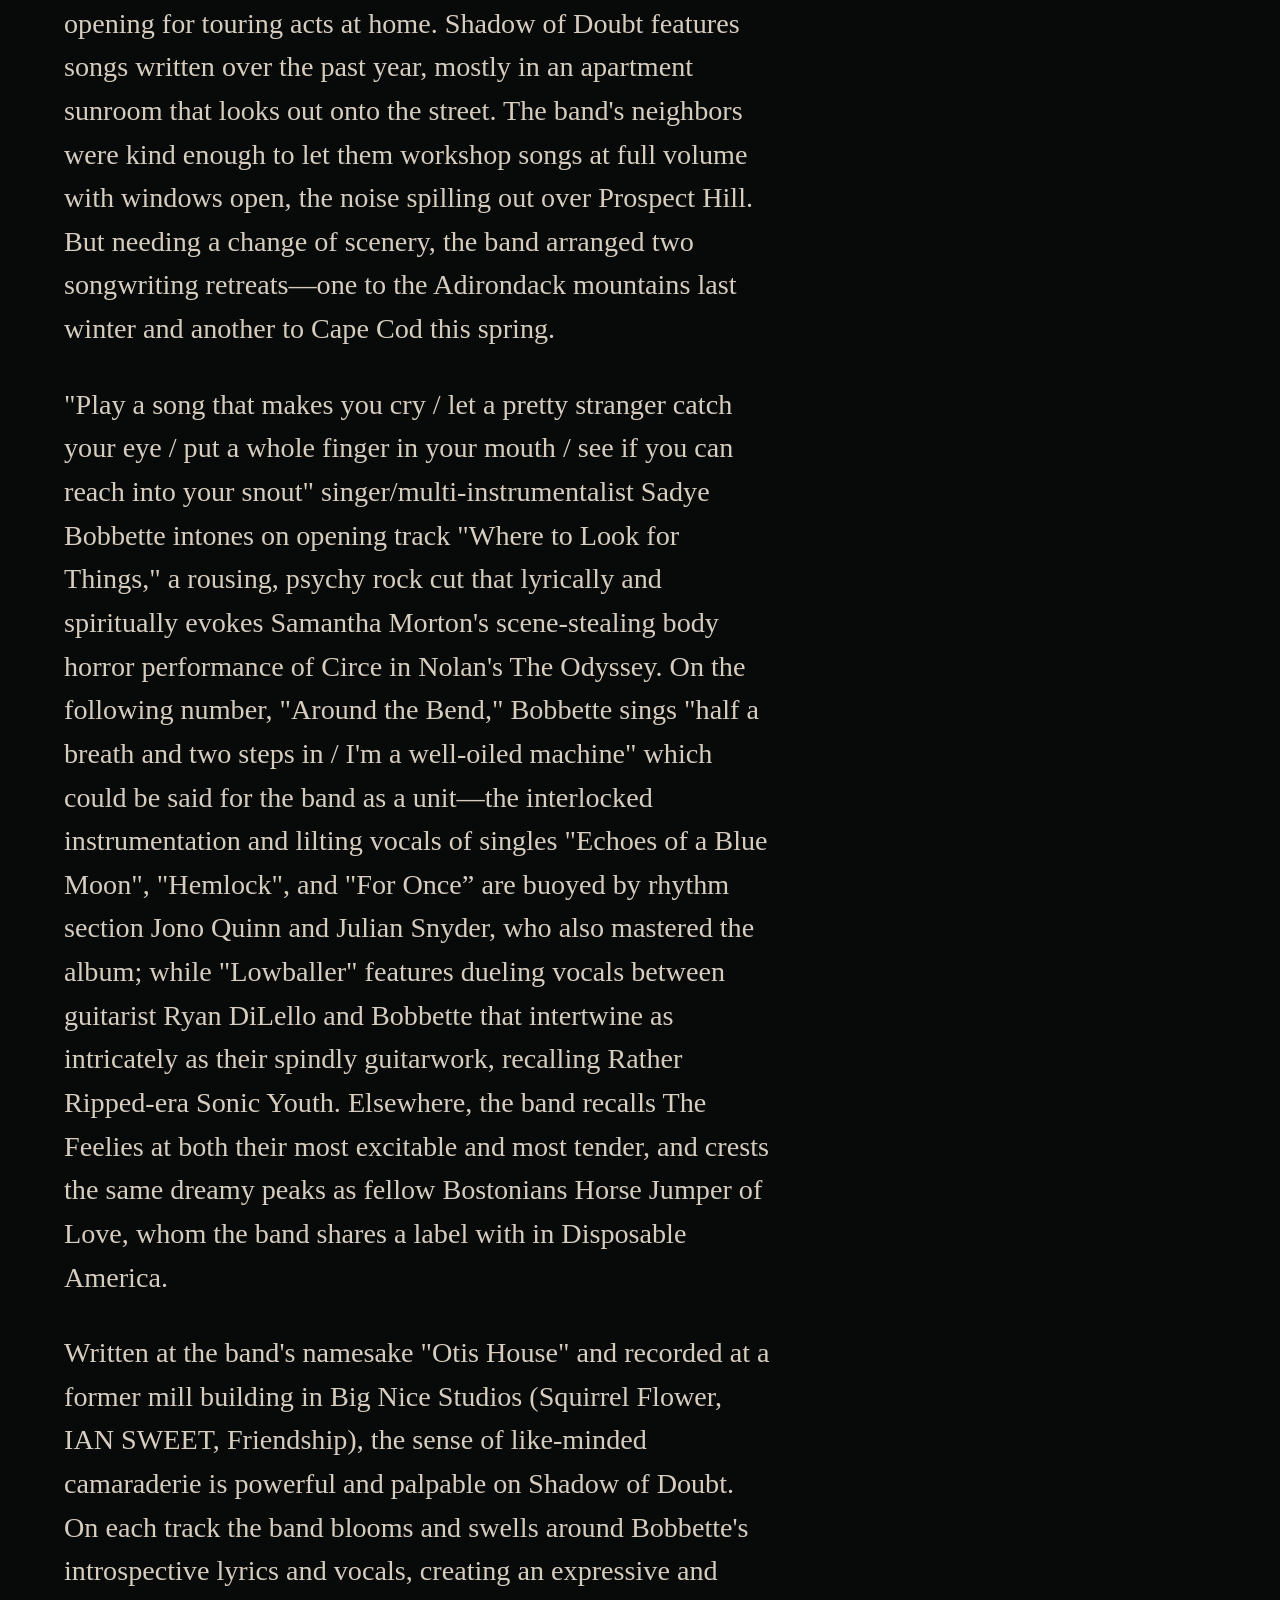
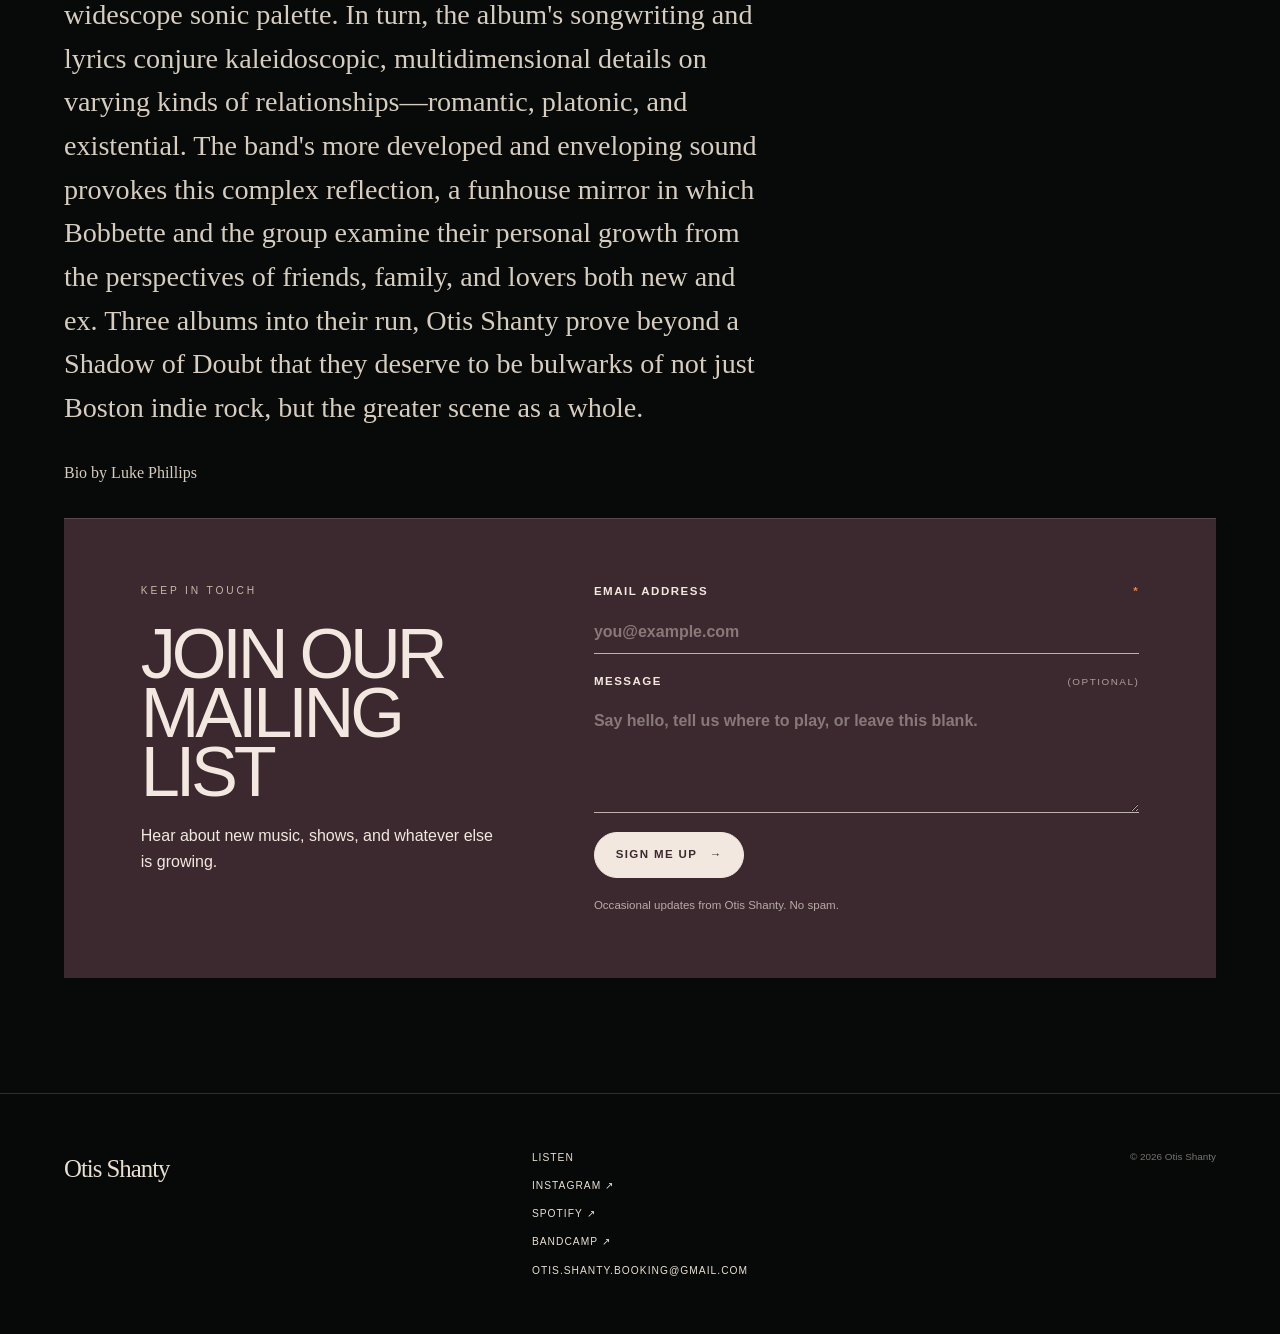
<file: press/index.html>
<!DOCTYPE html><html lang="en"><head><meta charSet="utf-8"/><meta name="viewport" content="width=device-width, initial-scale=1"/><link rel="preload" href="/press-logos/swim.ico" as="image"/><link rel="stylesheet" href="/_next/static/css/index.BhexhKu4.css" data-rsc-css-href="/_next/static/css/index.BhexhKu4.css" data-precedence="vite-rsc/importer-resources"/><link rel="modulepreload" fetchPriority="low" href="/_next/static/chunks/index-D0yCYokj.js"/><script src="/_next/static/chunks/rolldown-runtime-C60lm6uB.js" type="module" async=""></script><script src="/_next/static/chunks/framework-BgSIrAUN.js" type="module" async=""></script><link rel="modulepreload" href="/_next/static/chunks/layout-segment-context-CWzMljcL.js" crossorigin=""/><link rel="modulepreload" href="/_next/static/chunks/SiteChrome-B37xOFVW.js" crossorigin=""/><title>Press &amp; EPK — Otis Shanty</title><meta name="description" content="Selected coverage, band biography, press photos, album artwork, and contact information for Otis Shanty."/><meta property="og:title" content="Press &amp; EPK — Otis Shanty"/><meta property="og:description" content="Coverage and press materials for Otis Shanty."/><meta property="og:image" content="https://www.otisshanty.com/otis-shanty-red.jpg"/><meta name="twitter:card" content="summary_large_image"/><meta name="twitter:title" content="Press &amp; EPK — Otis Shanty"/><meta name="twitter:description" content="Coverage and press materials for Otis Shanty."/><meta name="twitter:image" content="https://www.otisshanty.com/otis-shanty-red.jpg"/><script>Object.assign(((self[Symbol.for("vinext.navigationRuntime")]??={bootstrap:{routeManifest:null},functions:{}}).bootstrap.rsc??={rsc:[]}),{params:{},nav:{"pathname":"/press","searchParams":[]}})</script><link rel="modulepreload" href="/_next/static/chunks/index-D0yCYokj.js" />
<script src="/mailing-list.js"></script></head><body><a class="skip-link" href="#main-content">Skip to content</a><header class="site-header header-solid"><a class="wordmark" href="/">Otis Shanty</a><nav aria-label="Primary navigation"><a href="/music">Music</a><a href="/shows">Shows</a><a href="/about">About</a><a href="/press">Press</a></nav><div class="header-actions"><a class="instagram-icon" href="https://www.instagram.com/otis.shanty/?hl=en" target="_blank" rel="noreferrer" aria-label="Otis Shanty on Instagram" title="Instagram"><span></span></a><a class="preorder-small" href="https://otisshanty.bandcamp.com/album/shadow-of-doubt">Bandcamp</a></div><button class="menu-button" type="button" aria-label="Open menu" aria-expanded="false" aria-controls="mobile-navigation"><span></span><span></span></button><div id="mobile-navigation" aria-hidden="true" class="mobile-menu "><a href="/music">Music</a><a href="/shows">Shows</a><a href="/about">About</a><a href="/press">Press</a><a class="mobile-preorder" href="https://otisshanty.bandcamp.com/album/shadow-of-doubt">Listen on Bandcamp ↗</a></div></header><main id="main-content" class="inner-page"><div class="page-kicker">Otis Shanty <span>/</span> <!-- -->Press</div><section class="page-title"><p class="eyebrow">Press &amp; EPK</p><h1>Press</h1></section><section class="featured-review" aria-labelledby="popmatters-review-title"><div class="review-heading"><p class="eyebrow">Latest review · 2026</p><h2 id="popmatters-review-title">Shadow of Doubt</h2></div><figure><blockquote><p>“The songwriting is often disarmingly beautiful.”</p></blockquote><figcaption><span class="review-publication publication-brand"><img class="publication-logo" src="/press-logos/popmatters.jpeg" alt="" width="36" height="36"/>PopMatters</span><span>Chris Ingalls <span aria-hidden="true">·</span> <time dateTime="2026-09-28">September 28, 2026</time></span></figcaption></figure><a class="review-link" href="https://www.popmatters.com/otis-shanty-shadow-of-doubt" target="_blank" rel="noreferrer">Read the review <span aria-hidden="true">↗</span></a></section><section class="featured-review" aria-labelledby="featured-review-title"><div class="review-heading"><p class="eyebrow">Album review · 2026</p><h2 id="featured-review-title">Shadow of Doubt</h2></div><figure><blockquote><p>“The band is at their very best - lyrically precise, with every track awash in scintillating texture and depth.”</p></blockquote><figcaption><span class="review-publication publication-brand"><img class="publication-logo" src="/press-logos/swim.ico" alt="" width="36" height="36"/>Swim Into The Sound</span><span>Britta Joseph <span aria-hidden="true">·</span> <time dateTime="2026-09-21">September 21, 2026</time></span></figcaption></figure><a class="review-link" href="https://swimintothesound.com/blog/2026/9/21/otis-shanty-shadow-of-doubt-album-review" target="_blank" rel="noreferrer">Read the review <span aria-hidden="true">↗</span></a></section><div class="press-list"><p class="eyebrow">Selected coverage</p><section><header><h2>Up on the Hill</h2><span>2024</span></header><a href="https://aquariumdrunkard.com/2024/09/17/otis-shanty-up-on-the-hill/" target="_blank" rel="noreferrer"><span class="publication-brand"><img class="publication-logo" src="/press-logos/aquarium.png" alt="" width="36" height="36" loading="lazy"/>Aquarium Drunkard</span><h3>Otis Shanty :: Up On The Hill</h3><b aria-hidden="true">↗</b></a><a href="https://goldflakepaint.ghost.io/otis-shanty-why-do-i-care/" target="_blank" rel="noreferrer"><span class="publication-brand"><img class="publication-logo" src="/press-logos/goldflake.png" alt="" width="36" height="36" loading="lazy"/>GoldFlakePaint</span><h3>Otis Shanty – Why Do I Care?</h3><b aria-hidden="true">↗</b></a></section><section><header><h2>Early Birds</h2><span>2023</span></header><a href="https://rosyoverdrive.com/2023/12/04/pressing-concerns-pespi-cime-joe-ziffer-otis-shanty/" target="_blank" rel="noreferrer"><span class="publication-brand"><img class="publication-logo" src="/press-logos/rosy.png" alt="" width="36" height="36" loading="lazy"/>Rosy Overdrive</span><h3>Pressing Concerns: Pespi, Cime, Joe Ziffer, Otis Shanty</h3><b aria-hidden="true">↗</b></a><a href="https://vanyaland.com/2023/10/06/otis-shanty-flock-together-on-their-mellow-new-ep-early-birds/" target="_blank" rel="noreferrer"><span class="publication-brand"><img class="publication-logo" src="/press-logos/vanyaland.png" alt="" width="36" height="36" loading="lazy"/>Vanyaland</span><h3>Otis Shanty flock together on their mellow new EP ‘Early Birds’</h3><b aria-hidden="true">↗</b></a></section></div><section class="epk-intro"><div><p class="eyebrow">Artist bio</p><p>New England quartet Otis Shanty return with their third album Shadow of Doubt, a set of searching, layered indie rock songs. Playing on the idiom &quot;without a shadow of a doubt,&quot; the band turns that phrase on its head by focusing on the anxiety, bottomless questioning, and uncertainty that underpins any belief or feeling.</p><p>Beginning as college classmates, Otis Shanty has evolved into a true multi-purpose collective. The band moved together to Somerville, MA in 2021 and since then have been active around the Boston music scene—playing festivals, selling out headliners, doing semi-annual tours through the northeast, and opening for touring acts at home. Shadow of Doubt features songs written over the past year, mostly in an apartment sunroom that looks out onto the street. The band&#x27;s neighbors were kind enough to let them workshop songs at full volume with windows open, the noise spilling out over Prospect Hill. But needing a change of scenery, the band arranged two songwriting retreats—one to the Adirondack mountains last winter and another to Cape Cod this spring.</p><p>&quot;Play a song that makes you cry / let a pretty stranger catch your eye / put a whole finger in your mouth / see if you can reach into your snout&quot; singer/multi-instrumentalist Sadye Bobbette intones on opening track &quot;Where to Look for Things,&quot; a rousing, psychy rock cut that lyrically and spiritually evokes Samantha Morton&#x27;s scene-stealing body horror performance of Circe in Nolan&#x27;s The Odyssey. On the following number, &quot;Around the Bend,&quot; Bobbette sings &quot;half a breath and two steps in / I&#x27;m a well-oiled machine&quot; which could be said for the band as a unit—the interlocked instrumentation and lilting vocals of singles &quot;Echoes of a Blue Moon&quot;, &quot;Hemlock&quot;, and &quot;For Once” are buoyed by rhythm section Jono Quinn and Julian Snyder, who also mastered the album; while &quot;Lowballer&quot; features dueling vocals between guitarist Ryan DiLello and Bobbette that intertwine as intricately as their spindly guitarwork, recalling Rather Ripped-era Sonic Youth. Elsewhere, the band recalls The Feelies at both their most excitable and most tender, and crests the same dreamy peaks as fellow Bostonians Horse Jumper of Love, whom the band shares a label with in Disposable America.</p><p>Written at the band&#x27;s namesake &quot;Otis House&quot; and recorded at a former mill building in Big Nice Studios (Squirrel Flower, IAN SWEET, Friendship), the sense of like-minded camaraderie is powerful and palpable on Shadow of Doubt. On each track the band blooms and swells around Bobbette&#x27;s introspective lyrics and vocals, creating an expressive and widescope sonic palette. In turn, the album&#x27;s songwriting and lyrics conjure kaleidoscopic, multidimensional details on varying kinds of relationships—romantic, platonic, and existential. The band&#x27;s more developed and enveloping sound provokes this complex reflection, a funhouse mirror in which Bobbette and the group examine their personal growth from the perspectives of friends, family, and lovers both new and ex. Three albums into their run, Otis Shanty prove beyond a Shadow of Doubt that they deserve to be bulwarks of not just Boston indie rock, but the greater scene as a whole.</p><p class="bio-credit" style="font-size:1rem">Bio by Luke Phillips</p></div><aside><p class="eyebrow">Press materials</p><a href="/otis-shanty-red.jpg" download="">Download press photo <span>↓</span></a><a href="/shadow-of-doubt.jpeg" download="">Download album artwork <span>↓</span></a><a href="mailto:otis.shanty.booking@gmail.com?subject=Otis%20Shanty%20press%20inquiry">Press &amp; booking contact <span>↗</span></a></aside></section></main><footer><a class="footer-wordmark" href="/">Otis Shanty</a><div class="footer-links"><a href="/music">Listen</a><a href="https://www.instagram.com/otis.shanty/?hl=en" target="_blank" rel="noreferrer">Instagram ↗</a><a href="https://open.spotify.com/album/1xPQFwvH3GGI2QdqmCt6i6?si=0ZHoi7XAS32WId8lgdNihg">Spotify ↗</a><a href="https://otisshanty.bandcamp.com/album/shadow-of-doubt">Bandcamp ↗</a><a href="mailto:otis.shanty.booking@gmail.com">otis.shanty.booking@gmail.com</a></div><p>© 2026 Otis Shanty</p></footer><script type="application/ld+json">{"@context":"https://schema.org","@type":"MusicGroup","name":"Otis Shanty","genre":"Indie rock","url":"https://www.otisshanty.com","image":"https://www.otisshanty.com/otis-shanty-red.jpg","sameAs":["https://www.instagram.com/otis.shanty/?hl=en","https://otisshanty.bandcamp.com/album/shadow-of-doubt"],"album":[{"@type":"MusicAlbum","name":"Shadow of Doubt","datePublished":"2026-09-17"},{"@type":"MusicAlbum","name":"Up on the Hill","datePublished":"2024"},{"@type":"MusicAlbum","name":"Early Birds","datePublished":"2023"}]}</script><script type="module" src="/_next/static/chunks/index-D0yCYokj.js" id="_R_" async=""></script><script>((self[Symbol.for("vinext.navigationRuntime")]??={bootstrap:{routeManifest:null},functions:{}}).bootstrap.rsc??={rsc:[]}).rsc.push("2:I[\"48913baa60ea\",[],\"Children\",1]\n")</script><script>((self[Symbol.for("vinext.navigationRuntime")]??={bootstrap:{routeManifest:null},functions:{}}).bootstrap.rsc??={rsc:[]}).rsc.push("3:I[\"0b63d72dce85\",[],\"GlobalErrorBoundary\",1]\n")</script><script>((self[Symbol.for("vinext.navigationRuntime")]??={bootstrap:{routeManifest:null},functions:{}}).bootstrap.rsc??={rsc:[]}).rsc.push("4:I[\"2e7a74b14406\",[],\"default\",1]\n")</script><script>((self[Symbol.for("vinext.navigationRuntime")]??={bootstrap:{routeManifest:null},functions:{}}).bootstrap.rsc??={rsc:[]}).rsc.push("5:I[\"0b63d72dce85\",[],\"ErrorBoundary\",1]\n")</script><script>((self[Symbol.for("vinext.navigationRuntime")]??={bootstrap:{routeManifest:null},functions:{}}).bootstrap.rsc??={rsc:[]}).rsc.push("6:I[\"11960209a8f5\",[],\"LayoutSegmentProvider\",1]\n")</script><script>((self[Symbol.for("vinext.navigationRuntime")]??={bootstrap:{routeManifest:null},functions:{}}).bootstrap.rsc??={rsc:[]}).rsc.push("7:I[\"48913baa60ea\",[],\"Slot\",1]\n")</script><script>((self[Symbol.for("vinext.navigationRuntime")]??={bootstrap:{routeManifest:null},functions:{}}).bootstrap.rsc??={rsc:[]}).rsc.push("8:I[\"787b601c93ac\",[],\"AppRouterScrollTarget\",1]\n")</script><script>((self[Symbol.for("vinext.navigationRuntime")]??={bootstrap:{routeManifest:null},functions:{}}).bootstrap.rsc??={rsc:[]}).rsc.push("9:I[\"0b63d72dce85\",[],\"RedirectBoundary\",1]\n")</script><script>((self[Symbol.for("vinext.navigationRuntime")]??={bootstrap:{routeManifest:null},functions:{}}).bootstrap.rsc??={rsc:[]}).rsc.push(":HL[\"/_next/static/css/index.BhexhKu4.css\",\"style\"     ]\n")</script><script>((self[Symbol.for("vinext.navigationRuntime")]??={bootstrap:{routeManifest:null},functions:{}}).bootstrap.rsc??={rsc:[]}).rsc.push("0:{\"__route\":\"route:/press\",\"__interceptionContext\":null,\"__layoutIds\":[\"layout:/\"],\"__rootLayout\":\"/\",\"__sourcePage\":\"/press/page\",\"page:/press\":\"$L1\",\"layout:/\":[[[[\"$\",\"link\",\"css:/_next/static/css/index.BhexhKu4.css\",{\"rel\":\"stylesheet\",\"precedence\":\"vite-rsc/importer-resources\",\"href\":\"/_next/static/css/index.BhexhKu4.css\",\"data-rsc-css-href\":\"/_next/static/css/index.BhexhKu4.css\"}],\"$undefined\"],[\"$\",\"html\",null,{\"lang\":\"en\",\"children\":[\"$\",\"body\",null,{\"children\":[[\"$\",\"$L2\",null,{}],[\"$\",\"script\",null,{\"type\":\"application/ld+json\",\"dangerouslySetInnerHTML\":{\"__html\":\"{\\\"@context\\\":\\\"https://schema.org\\\",\\\"@type\\\":\\\"MusicGroup\\\",\\\"name\\\":\\\"Otis Shanty\\\",\\\"genre\\\":\\\"Indie rock\\\",\\\"url\\\":\\\"https://www.otisshanty.com\\\",\\\"image\\\":\\\"https://www.otisshanty.com/otis-shanty-red.jpg\\\",\\\"sameAs\\\":[\\\"https://www.instagram.com/otis.shanty/?hl=en\\\",\\\"https://otisshanty.bandcamp.com/album/shadow-of-doubt\\\"],\\\"album\\\":[{\\\"@type\\\":\\\"MusicAlbum\\\",\\\"name\\\":\\\"Shadow of Doubt\\\",\\\"datePublished\\\":\\\"2026-09-17\\\"},{\\\"@type\\\":\\\"MusicAlbum\\\",\\\"name\\\":\\\"Up on the Hill\\\",\\\"datePublished\\\":\\\"2024\\\"},{\\\"@type\\\":\\\"MusicAlbum\\\",\\\"name\\\":\\\"Early Birds\\\",\\\"datePublished\\\":\\\"2023\\\"}]}\"}}]]}]}]],null],\"route:/press\":[[[\"$\",\"meta\",null,{\"charSet\":\"utf-8\"}],[[\"$\",\"title\",\"0\",{\"children\":\"Press & EPK — Otis Shanty\"}],[\"$\",\"meta\",\"1\",{\"name\":\"description\",\"content\":\"Selected coverage, band biography, press photos, album artwork, and contact information for Otis Shanty.\"}],[\"$\",\"meta\",\"2\",{\"property\":\"og:title\",\"content\":\"Press & EPK — Otis Shanty\"}],[\"$\",\"meta\",\"3\",{\"property\":\"og:description\",\"content\":\"Coverage and press materials for Otis Shanty.\"}],[\"$\",\"meta\",\"4\",{\"property\":\"og:image\",\"content\":\"https://www.otisshanty.com/otis-shanty-red.jpg\"}],[\"$\",\"meta\",\"5\",{\"name\":\"twitter:card\",\"content\":\"summary_large_image\"}],[\"$\",\"meta\",\"6\",{\"name\":\"twitter:title\",\"content\":\"Press & EPK — Otis Shanty\"}],[\"$\",\"meta\",\"7\",{\"name\":\"twitter:description\",\"content\":\"Coverage and press materials for Otis Shanty.\"}],[\"$\",\"meta\",\"8\",{\"name\":\"twitter:image\",\"content\":\"https://www.otisshanty.com/otis-shanty-red.jpg\"}]],[[\"$\",\"meta\",\"0\",{\"name\":\"viewport\",\"content\":\"width=device-width, initial-scale=1\"}]]],[\"$\",\"$L3\",null,{\"fallback\":\"$4\",\"children\":[\"$\",\"$L5\",null,{\"fallback\":\"$4\",\"children\":[\"$\",\"$L6\",null,{\"providerId\":\"layout:/\",\"segmentMap\":{\"children\":[\"press\"]},\"children\":[\"$\",\"$L7\",null,{\"id\":\"layout:/\",\"parallelSlots\":\"$undefined\",\"children\":[\"$\",\"$L8\",null,{\"children\":[\"$\",\"$L9\",null,{\"children\":[[\"$\",\"$L6\",null,{\"providerId\":\"page:/press\",\"segmentMap\":{\"children\":[\"__PAGE__\"]},\"children\":[\"$\",\"$L7\",null,{\"id\":\"page:/press\"}]}],null]}]}]}]}]}]}],null,null],\"__layoutFlags\":{\"layout:/\":\"s\"},\"__artifactCompatibility\":{\"schemaVersion\":1,\"graphVersion\":\"app-route-graph:382089b88425c0b1\",\"deploymentVersion\":\"29bd696c-eeb8-4584-a242-4e37d1c35b9a\",\"appElementsSchemaVersion\":1,\"rscPayloadSchemaVersion\":1,\"rootBoundaryId\":\"/\",\"renderEpoch\":null},\"__renderObservation\":{\"schemaVersion\":1,\"output\":{\"kind\":\"app-rsc\",\"mountedSlotsFingerprint\":null,\"renderEpoch\":null,\"rootBoundaryId\":\"/\",\"routeId\":\"route:/press\"},\"completeness\":\"partial\",\"boundaryOutcome\":{\"kind\":\"unknown\"},\"requestApis\":[{\"kind\":\"connection\",\"status\":\"unknown\"},{\"kind\":\"cookies\",\"status\":\"unknown\"},{\"kind\":\"draftMode\",\"status\":\"unknown\"},{\"kind\":\"headers\",\"status\":\"unknown\"},{\"kind\":\"params\",\"status\":\"unknown\"},{\"kind\":\"searchParams\",\"status\":\"unknown\"}],\"dynamicFetches\":[],\"cacheTags\":[\"/press\",\"_N_T_/layout\",\"_N_T_/press\",\"_N_T_/press/layout\",\"_N_T_/press/page\"],\"pathTags\":[\"/press\"],\"cacheability\":\"unknown\",\"downgrade\":{\"target\":\"freshRender\",\"reasons\":[{\"code\":\"CP_DOWNGRADE_CACHEABILITY_UNKNOWN\",\"target\":\"freshRender\"},{\"code\":\"CP_DOWNGRADE_INCOMPLETE_OBSERVATION\",\"completeness\":\"partial\",\"target\":\"freshRender\"},{\"code\":\"CP_DOWNGRADE_UNKNOWN_REQUEST_API\",\"requestApi\":\"connection\",\"target\":\"freshRender\"},{\"code\":\"CP_DOWNGRADE_UNKNOWN_REQUEST_API\",\"requestApi\":\"cookies\",\"target\":\"freshRender\"},{\"code\":\"CP_DOWNGRADE_UNKNOWN_REQUEST_API\",\"requestApi\":\"draftMode\",\"target\":\"freshRender\"},{\"code\":\"CP_DOWNGRADE_UNKNOWN_REQUEST_API\",\"requestApi\":\"headers\",\"target\":\"freshRender\"},{\"code\":\"CP_DOWNGRADE_UNKNOWN_REQUEST_API\",\"requestApi\":\"params\",\"target\":\"freshRender\"},{\"code\":\"CP_DOWNGRADE_UNKNOWN_REQUEST_API\",\"requestApi\":\"searchParams\",\"target\":\"freshRender\"}],\"fallback\":{\"kind\":\"breakerFallback\",\"code\":\"CP_PRIVATE_DYNAMIC_DOWNGRADE\",\"mode\":\"renderFresh\",\"scope\":\"affectedOutput\",\"fields\":{\"reasonCodes\":[\"CP_DOWNGRADE_CACHEABILITY_UNKNOWN\",\"CP_DOWNGRADE_INCOMPLETE_OBSERVATION\",\"CP_DOWNGRADE_UNKNOWN_REQUEST_API\",\"CP_DOWNGRADE_UNKNOWN_REQUEST_API\",\"CP_DOWNGRADE_UNKNOWN_REQUEST_API\",\"CP_DOWNGRADE_UNKNOWN_REQUEST_API\",\"CP_DOWNGRADE_UNKNOWN_REQUEST_API\",\"CP_DOWNGRADE_UNKNOWN_REQUEST_API\"],\"target\":\"freshRender\"}},\"isPublicCacheCandidate\":false}}}\n")</script><script>((self[Symbol.for("vinext.navigationRuntime")]??={bootstrap:{routeManifest:null},functions:{}}).bootstrap.rsc??={rsc:[]}).rsc.push("a:I[\"04dff15fd24a\",[],\"PageShell\",1]\n")</script><script>((self[Symbol.for("vinext.navigationRuntime")]??={bootstrap:{routeManifest:null},functions:{}}).bootstrap.rsc??={rsc:[]}).rsc.push(":HL[\"/press-logos/swim.ico\",\"image\"]\n")</script><script>((self[Symbol.for("vinext.navigationRuntime")]??={bootstrap:{routeManifest:null},functions:{}}).bootstrap.rsc??={rsc:[]}).rsc.push("1:[\"$\",\"$La\",null,{\"label\":\"Press\",\"children\":[[\"$\",\"section\",null,{\"className\":\"page-title\",\"children\":[[\"$\",\"p\",null,{\"className\":\"eyebrow\",\"children\":\"Press & EPK\"}],[\"$\",\"h1\",null,{\"children\":\"Press\"}]]}],[\"$\",\"section\",null,{\"className\":\"featured-review\",\"aria-labelledby\":\"popmatters-review-title\",\"children\":[[\"$\",\"div\",null,{\"className\":\"review-heading\",\"children\":[[\"$\",\"p\",null,{\"className\":\"eyebrow\",\"children\":\"Latest review · 2026\"}],[\"$\",\"h2\",null,{\"id\":\"popmatters-review-title\",\"children\":\"Shadow of Doubt\"}]]}],[\"$\",\"figure\",null,{\"children\":[[\"$\",\"blockquote\",null,{\"children\":[\"$\",\"p\",null,{\"children\":\"“The songwriting is often disarmingly beautiful.”\"}]}],[\"$\",\"figcaption\",null,{\"children\":[[\"$\",\"span\",null,{\"className\":\"review-publication publication-brand\",\"children\":[[\"$\",\"img\",null,{\"className\":\"publication-logo\",\"src\":\"/press-logos/popmatters.jpeg\",\"alt\":\"\",\"width\":\"36\",\"height\":\"36\"}],\"PopMatters\"]}],[\"$\",\"span\",null,{\"children\":[\"Chris Ingalls \",[\"$\",\"span\",null,{\"aria-hidden\":\"true\",\"children\":\"·\"}],\" \",[\"$\",\"time\",null,{\"dateTime\":\"2026-09-28\",\"children\":\"September 28, 2026\"}]]}]]}]]}],[\"$\",\"a\",null,{\"className\":\"review-link\",\"href\":\"https://www.popmatters.com/otis-shanty-shadow-of-doubt\",\"target\":\"_blank\",\"rel\":\"noreferrer\",\"children\":[\"Read the review \",[\"$\",\"span\",null,{\"aria-hidden\":\"true\",\"children\":\"↗\"}]]}]]}],[\"$\",\"section\",null,{\"className\":\"featured-review\",\"aria-labelledby\":\"featured-review-title\",\"children\":[[\"$\",\"div\",null,{\"className\":\"review-heading\",\"children\":[[\"$\",\"p\",null,{\"className\":\"eyebrow\",\"children\":\"Album review · 2026\"}],[\"$\",\"h2\",null,{\"id\":\"featured-review-title\",\"children\":\"Shadow of Doubt\"}]]}],[\"$\",\"figure\",null,{\"children\":[[\"$\",\"blockquote\",null,{\"children\":[\"$\",\"p\",null,{\"children\":\"“The band is at their very best - lyrically precise, with every track awash in scintillating texture and depth.”\"}]}],[\"$\",\"figcaption\",null,{\"children\":[[\"$\",\"span\",null,{\"className\":\"review-publication publication-brand\",\"children\":[[\"$\",\"img\",null,{\"className\":\"publication-logo\",\"src\":\"/press-logos/swim.ico\",\"alt\":\"\",\"width\":\"36\",\"height\":\"36\"}],\"Swim Into The Sound\"]}],[\"$\",\"span\",null,{\"children\":[\"Britta Joseph \",[\"$\",\"span\",null,{\"aria-hidden\":\"true\",\"children\":\"·\"}],\" \",[\"$\",\"time\",null,{\"dateTime\":\"2026-09-21\",\"children\":\"September 21, 2026\"}]]}]]}]]}],[\"$\",\"a\",null,{\"className\":\"review-link\",\"href\":\"https://swimintothesound.com/blog/2026/9/21/otis-shanty-shadow-of-doubt-album-review\",\"target\":\"_blank\",\"rel\":\"noreferrer\",\"children\":[\"Read the review \",[\"$\",\"span\",null,{\"aria-hidden\":\"true\",\"children\":\"↗\"}]]}]]}],[\"$\",\"div\",null,{\"className\":\"press-list\",\"children\":[[\"$\",\"p\",null,{\"className\":\"eyebrow\",\"children\":\"Selected coverage\"}],[[\"$\",\"section\",\"Up on the Hill\",{\"children\":[[\"$\",\"header\",null,{\"children\":[[\"$\",\"h2\",null,{\"children\":\"Up on the Hill\"}],[\"$\",\"span\",null,{\"children\":\"2024\"}]]}],[[\"$\",\"a\",\"https://aquariumdrunkard.com/2024/09/17/otis-shanty-up-on-the-hill/\",{\"href\":\"https://aquariumdrunkard.com/2024/09/17/otis-shanty-up-on-the-hill/\",\"target\":\"_blank\",\"rel\":\"noreferrer\",\"children\":[[\"$\",\"span\",null,{\"className\":\"publication-brand\",\"children\":[[\"$\",\"img\",null,{\"className\":\"publication-logo\",\"src\":\"/press-logos/aquarium.png\",\"alt\":\"\",\"width\":\"36\",\"height\":\"36\",\"loading\":\"lazy\"}],\"Aquarium Drunkard\"]}],[\"$\",\"h3\",null,{\"children\":\"Otis Shanty :: Up On The Hill\"}],[\"$\",\"b\",null,{\"aria-hidden\":true,\"children\":\"↗\"}]]}],[\"$\",\"a\",\"https://goldflakepaint.ghost.io/otis-shanty-why-do-i-care/\",{\"href\":\"https://goldflakepaint.ghost.io/otis-shanty-why-do-i-care/\",\"target\":\"_blank\",\"rel\":\"noreferrer\",\"children\":[[\"$\",\"span\",null,{\"className\":\"publication-brand\",\"children\":[[\"$\",\"img\",null,{\"className\":\"publication-logo\",\"src\":\"/press-logos/goldflake.png\",\"alt\":\"\",\"width\":\"36\",\"height\":\"36\",\"loading\":\"lazy\"}],\"GoldFlakePaint\"]}],[\"$\",\"h3\",null,{\"children\":\"Otis Shanty – Why Do I Care?\"}],[\"$\",\"b\",null,{\"aria-hidden\":true,\"children\":\"↗\"}]]}]]]}],[\"$\",\"section\",\"Early Birds\",{\"children\":[[\"$\",\"header\",null,{\"children\":[[\"$\",\"h2\",null,{\"children\":\"Early Birds\"}],[\"$\",\"span\",null,{\"children\":\"2023\"}]]}],[[\"$\",\"a\",\"https://rosyoverdrive.com/2023/12/04/pressing-concerns-pespi-cime-joe-ziffer-otis-shanty/\",{\"href\":\"https://rosyoverdrive.com/2023/12/04/pressing-concerns-pespi-cime-joe-ziffer-otis-shanty/\",\"target\":\"_blank\",\"rel\":\"noreferrer\",\"children\":[[\"$\",\"span\",null,{\"className\":\"publication-brand\",\"children\":[[\"$\",\"img\",null,{\"className\":\"publication-logo\",\"src\":\"/press-logos/rosy.png\",\"alt\":\"\",\"width\":\"36\",\"height\":\"36\",\"loading\":\"lazy\"}],\"Rosy Overdrive\"]}],[\"$\",\"h3\",null,{\"children\":\"Pressing Concerns: Pespi, Cime, Joe Ziffer, Otis Shanty\"}],[\"$\",\"b\",null,{\"aria-hidden\":true,\"children\":\"↗\"}]]}],[\"$\",\"a\",\"https://vanyaland.com/2023/10/06/otis-shanty-flock-together-on-their-mellow-new-ep-early-birds/\",{\"href\":\"https://vanyaland.com/2023/10/06/otis-shanty-flock-together-on-their-mellow-new-ep-early-birds/\",\"target\":\"_blank\",\"rel\":\"noreferrer\",\"children\":[[\"$\",\"span\",null,{\"className\":\"publication-brand\",\"children\":[[\"$\",\"img\",null,{\"className\":\"publication-logo\",\"src\":\"/press-logos/vanyaland.png\",\"alt\":\"\",\"width\":\"36\",\"height\":\"36\",\"loading\":\"lazy\"}],\"Vanyaland\"]}],[\"$\",\"h3\",null,{\"children\":\"Otis Shanty flock together on their mellow new EP ‘Early Birds’\"}],[\"$\",\"b\",null,{\"aria-hidden\":true,\"children\":\"↗\"}]]}]]]}]]]}],[\"$\",\"section\",null,{\"className\":\"epk-intro\",\"children\":[[\"$\",\"div\",null,{\"children\":[[\"$\",\"p\",null,{\"className\":\"eyebrow\",\"children\":\"Artist bio\"}],[[[\"$\",\"p\",\"New England quartet Otis Shanty return with their third album Shadow of Doubt, a set of searching, layered indie rock songs. Playing on the idiom \\\"without a shadow of a doubt,\\\" the band turns that phrase on its head by focusing on the anxiety, bottomless questioning, and uncertainty that underpins any belief or feeling.\",{\"children\":\"New England quartet Otis Shanty return with their third album Shadow of Doubt, a set of searching, layered indie rock songs. Playing on the idiom \\\"without a shadow of a doubt,\\\" the band turns that phrase on its head by focusing on the anxiety, bottomless questioning, and uncertainty that underpins any belief or feeling.\"}],\"$Lb\",\"$Lc\",\"$Ld\"],\"$Le\"]]}],\"$Lf\"]}]]}]\n")</script><script>((self[Symbol.for("vinext.navigationRuntime")]??={bootstrap:{routeManifest:null},functions:{}}).bootstrap.rsc??={rsc:[]}).rsc.push("b:[\"$\",\"p\",\"Beginning as college classmates, Otis Shanty has evolved into a true multi-purpose collective. The band moved together to Somerville, MA in 2021 and since then have been active around the Boston music scene—playing festivals, selling out headliners, doing semi-annual tours through the northeast, and opening for touring acts at home. Shadow of Doubt features songs written over the past year, mostly in an apartment sunroom that looks out onto the street. The band's neighbors were kind enough to let them workshop songs at full volume with windows open, the noise spilling out over Prospect Hill. But needing a change of scenery, the band arranged two songwriting retreats—one to the Adirondack mountains last winter and another to Cape Cod this spring.\",{\"children\":\"Beginning as college classmates, Otis Shanty has evolved into a true multi-purpose collective. The band moved together to Somerville, MA in 2021 and since then have been active around the Boston music scene—playing festivals, selling out headliners, doing semi-annual tours through the northeast, and opening for touring acts at home. Shadow of Doubt features songs written over the past year, mostly in an apartment sunroom that looks out onto the street. The band's neighbors were kind enough to let them workshop songs at full volume with windows open, the noise spilling out over Prospect Hill. But needing a change of scenery, the band arranged two songwriting retreats—one to the Adirondack mountains last winter and another to Cape Cod this spring.\"}]\n")</script><script>((self[Symbol.for("vinext.navigationRuntime")]??={bootstrap:{routeManifest:null},functions:{}}).bootstrap.rsc??={rsc:[]}).rsc.push("10:T492,")</script><script>((self[Symbol.for("vinext.navigationRuntime")]??={bootstrap:{routeManifest:null},functions:{}}).bootstrap.rsc??={rsc:[]}).rsc.push("\"Play a song that makes you cry / let a pretty stranger catch your eye / put a whole finger in your mouth / see if you can reach into your snout\" singer/multi-instrumentalist Sadye Bobbette intones on opening track \"Where to Look for Things,\" a rousing, psychy rock cut that lyrically and spiritually evokes Samantha Morton's scene-stealing body horror performance of Circe in Nolan's The Odyssey. On the following number, \"Around the Bend,\" Bobbette sings \"half a breath and two steps in / ")</script><script>((self[Symbol.for("vinext.navigationRuntime")]??={bootstrap:{routeManifest:null},functions:{}}).bootstrap.rsc??={rsc:[]}).rsc.push("I'm a well-oiled machine\" which could be said for the band as a unit—the interlocked instrumentation and lilting vocals of singles \"Echoes of a Blue Moon\", \"Hemlock\", and \"For Once” are buoyed by rhythm section Jono Quinn and Julian Snyder, who also mastered the album; while \"Lowballer\" features dueling vocals between guitarist Ryan DiLello and Bobbette that intertwine as intricately as their spindly guitarwork, recalling Rather Ripped-era Sonic Youth. Elsewhere, the band recalls The Feelies at both their most excitable and most tender, and crests the same dreamy peaks as fellow Bostonians Horse Jumper of Love, whom the band shares a label with in Disposable America.")</script><script>((self[Symbol.for("vinext.navigationRuntime")]??={bootstrap:{routeManifest:null},functions:{}}).bootstrap.rsc??={rsc:[]}).rsc.push("11:T492,")</script><script>((self[Symbol.for("vinext.navigationRuntime")]??={bootstrap:{routeManifest:null},functions:{}}).bootstrap.rsc??={rsc:[]}).rsc.push("\"Play a song that makes you cry / let a pretty stranger catch your eye / put a whole finger in your mouth / see if you can reach into your snout\" singer/multi-instrumentalist Sadye Bobbette intones on opening track \"Where to Look for Things,\" a rousing, psychy rock cut that lyrically and spiritually evokes Samantha Morton's scene-stealing body horror performance of Circe in Nolan's The Odyssey. On the following number, \"Around the Bend,\" Bobbette sings \"half a breath and two steps in / I'm a well-oiled machine\" which could be said for the band as a unit—the interlocked instrumentation and lilting vocals of singles \"Echoes of a Blue Moon\", \"Hemlock\", and \"For Once” are buoyed by rhythm section Jono Quinn and Julian Snyder, who also mastered the album; while \"Lowballer\" features dueling vocals between guitarist Ryan DiLello and Bobbette that intertwine as intricately as their spindly guitarwork, recalling Rather Ripped-era Sonic Youth. Elsewhere, the band recalls The Feelies at both their most excitable and most tender, and crests the same dreamy peaks as fellow Bostonians Horse Jumper of Love, whom the band shares a label with in Disposable America.")</script><script>((self[Symbol.for("vinext.navigationRuntime")]??={bootstrap:{routeManifest:null},functions:{}}).bootstrap.rsc??={rsc:[]}).rsc.push("c:[\"$\",\"p\",\"$10\",{\"children\":\"$11\"}]\n")</script><script>((self[Symbol.for("vinext.navigationRuntime")]??={bootstrap:{routeManifest:null},functions:{}}).bootstrap.rsc??={rsc:[]}).rsc.push("d:[\"$\",\"p\",\"Written at the band's namesake \\\"Otis House\\\" and recorded at a former mill building in Big Nice Studios (Squirrel Flower, IAN SWEET, Friendship), the sense of like-minded camaraderie is powerful and palpable on Shadow of Doubt. On each track the band blooms and swells around Bobbette's introspective lyrics and vocals, creating an expressive and widescope sonic palette. In turn, the album's songwriting and lyrics conjure kaleidoscopic, multidimensional details on varying kinds of relationships—romantic, platonic, and existential. The band's more developed and enveloping sound provokes this complex reflection, a funhouse mirror in which Bobbette and the group examine their personal growth from the perspectives of friends, family, and lovers both new and ex. Three albums into their run, Otis Shanty prove beyond a Shadow of Doubt that they deserve to be bulwarks of not just Boston indie rock, but the greater scene as a whole.\",{\"children\":\"Written at the band's namesake \\\"Otis House\\\" and recorded at a former mill building in Big Nice Studios (Squirrel Flower, IAN SWEET, Friendship), the sense of like-minded camaraderie is powerful and palpable on Shadow of Doubt. On each track the band blooms and swells around Bobbette's introspective lyrics and vocals, creating an expressive and widescope sonic palette. In turn, the album's songwriting and lyrics conjure kaleidoscopic, multidimensional details on varying kinds of relationships—romantic, platonic, and existential. The band's more developed and enveloping sound provokes this complex reflection, a funhouse mirror in which Bobbette and the group examine their personal growth from the perspectives of friends, family, and lovers both new and ex. Three albums into their run, Otis Shanty prove beyond a Shadow of Doubt that they deserve to be bulwarks of not just Boston indie rock, but the greater scene as a whole.\"}]\n")</script><script>((self[Symbol.for("vinext.navigationRuntime")]??={bootstrap:{routeManifest:null},functions:{}}).bootstrap.rsc??={rsc:[]}).rsc.push("e:[\"$\",\"p\",null,{\"className\":\"bio-credit\",\"style\":{\"fontSize\":\"1rem\"},\"children\":\"Bio by Luke Phillips\"}]\n")</script><script>((self[Symbol.for("vinext.navigationRuntime")]??={bootstrap:{routeManifest:null},functions:{}}).bootstrap.rsc??={rsc:[]}).rsc.push("f:[\"$\",\"aside\",null,{\"children\":[[\"$\",\"p\",null,{\"className\":\"eyebrow\",\"children\":\"Press materials\"}],[\"$\",\"a\",null,{\"href\":\"/otis-shanty-red.jpg\",\"download\":true,\"children\":[\"Download press photo \",[\"$\",\"span\",null,{\"children\":\"↓\"}]]}],[\"$\",\"a\",null,{\"href\":\"/shadow-of-doubt.jpeg\",\"download\":true,\"children\":[\"Download album artwork \",[\"$\",\"span\",null,{\"children\":\"↓\"}]]}],[\"$\",\"a\",null,{\"href\":\"mailto:otis.shanty.booking@gmail.com?subject=Otis%20Shanty%20press%20inquiry\",\"children\":[\"Press & booking contact \",[\"$\",\"span\",null,{\"children\":\"↗\"}]]}]]}]\n")</script><script>Object.assign(((self[Symbol.for("vinext.navigationRuntime")]??={bootstrap:{routeManifest:null},functions:{}}).bootstrap.rsc??={rsc:[]}),{"initialCacheKind":"static"});((self[Symbol.for("vinext.navigationRuntime")]??={bootstrap:{routeManifest:null},functions:{}}).bootstrap.rsc??={rsc:[]}).done=true</script></body></html>
</file>
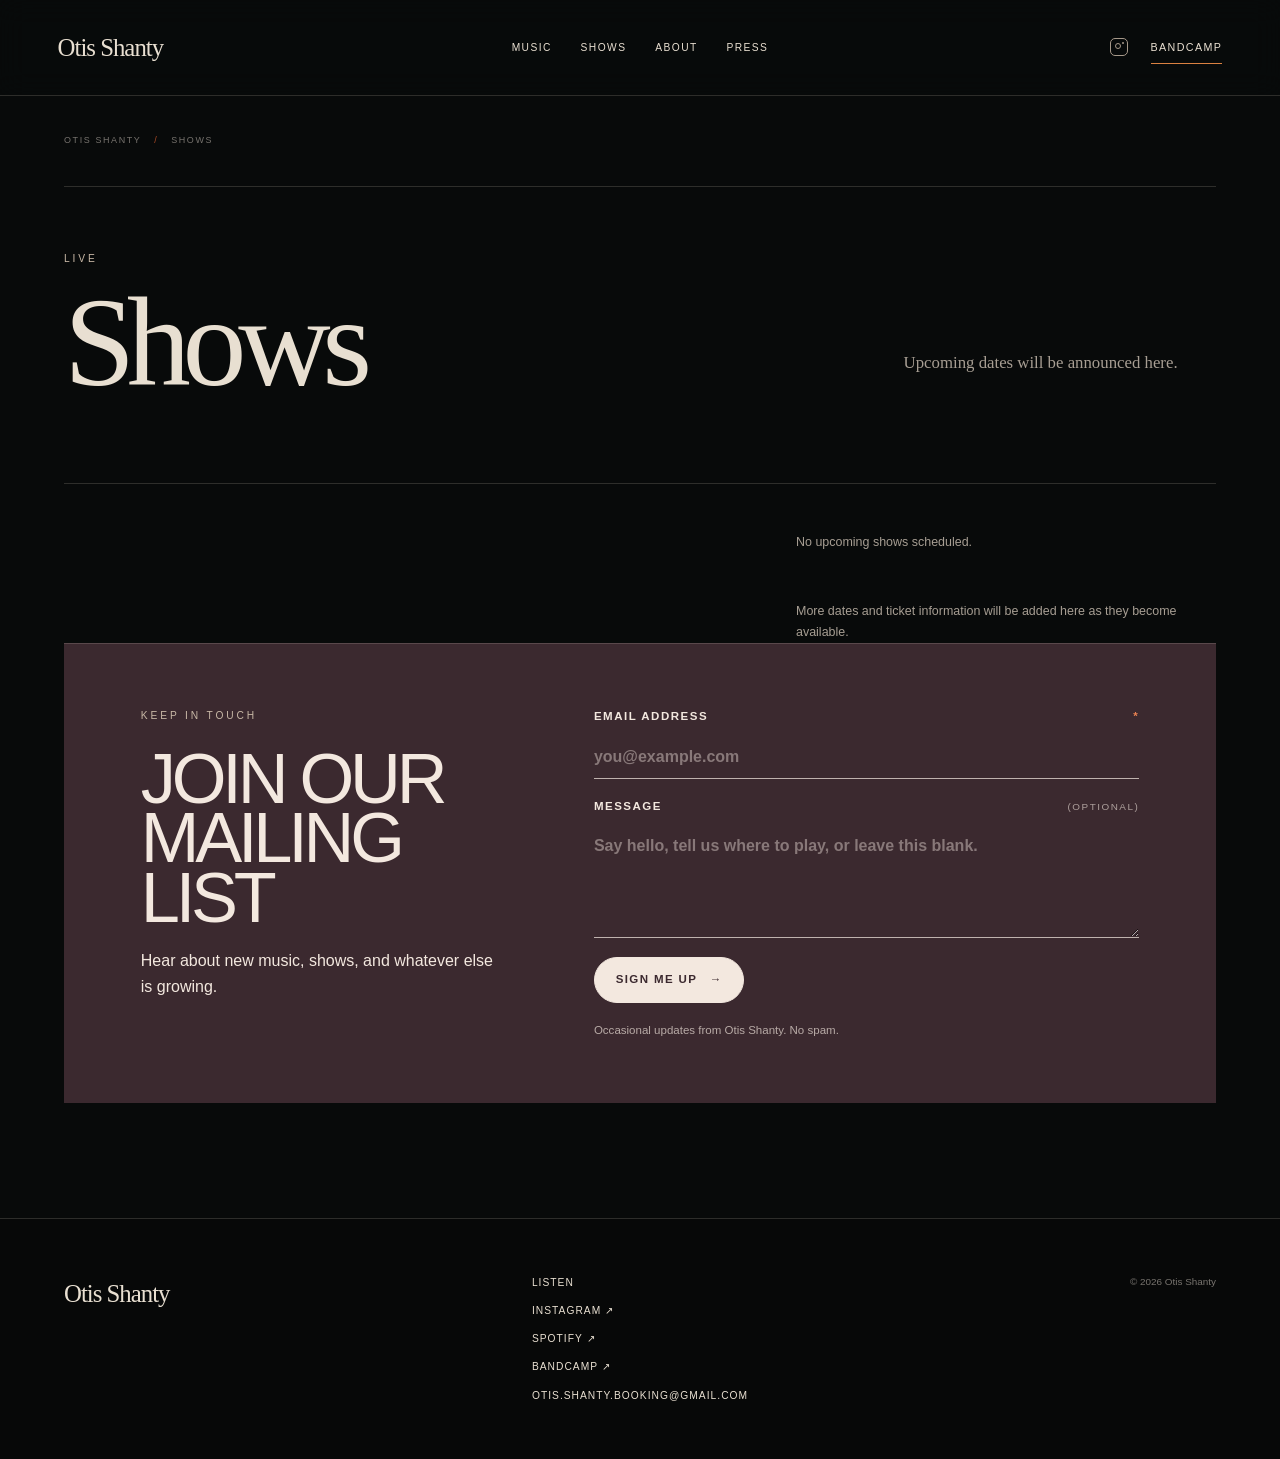
<file: shows/index.html>
<!DOCTYPE html><html lang="en"><head><meta charSet="utf-8"/><meta name="viewport" content="width=device-width, initial-scale=1"/><link rel="stylesheet" href="/_next/static/css/index.BhexhKu4.css" data-rsc-css-href="/_next/static/css/index.BhexhKu4.css" data-precedence="vite-rsc/importer-resources"/><link rel="modulepreload" fetchPriority="low" href="/_next/static/chunks/index-D0yCYokj.js"/><script src="/_next/static/chunks/rolldown-runtime-C60lm6uB.js" type="module" async=""></script><script src="/_next/static/chunks/framework-BgSIrAUN.js" type="module" async=""></script><link rel="modulepreload" href="/_next/static/chunks/layout-segment-context-CWzMljcL.js" crossorigin=""/><link rel="modulepreload" href="/_next/static/chunks/SiteChrome-B37xOFVW.js" crossorigin=""/><title>Shows — Otis Shanty</title><meta name="description" content="Otis Shanty live dates, venues, tickets, and calendar links for upcoming shows."/><meta property="og:title" content="Shows — Otis Shanty"/><meta property="og:description" content="Live dates and tickets for upcoming shows."/><meta property="og:image" content="https://www.otisshanty.com/otis-shanty-red.jpg"/><meta name="twitter:card" content="summary_large_image"/><meta name="twitter:title" content="Shows — Otis Shanty"/><meta name="twitter:description" content="Live dates and tickets for upcoming shows."/><meta name="twitter:image" content="https://www.otisshanty.com/otis-shanty-red.jpg"/><script>Object.assign(((self[Symbol.for("vinext.navigationRuntime")]??={bootstrap:{routeManifest:null},functions:{}}).bootstrap.rsc??={rsc:[]}),{params:{},nav:{"pathname":"/shows","searchParams":[]}})</script><link rel="modulepreload" href="/_next/static/chunks/index-D0yCYokj.js" />
<script src="/mailing-list.js"></script></head><body><a class="skip-link" href="#main-content">Skip to content</a><header class="site-header header-solid"><a class="wordmark" href="/">Otis Shanty</a><nav aria-label="Primary navigation"><a href="/music">Music</a><a href="/shows">Shows</a><a href="/about">About</a><a href="/press">Press</a></nav><div class="header-actions"><a class="instagram-icon" href="https://www.instagram.com/otis.shanty/?hl=en" target="_blank" rel="noreferrer" aria-label="Otis Shanty on Instagram" title="Instagram"><span></span></a><a class="preorder-small" href="https://otisshanty.bandcamp.com/album/shadow-of-doubt">Bandcamp</a></div><button class="menu-button" type="button" aria-label="Open menu" aria-expanded="false" aria-controls="mobile-navigation"><span></span><span></span></button><div id="mobile-navigation" aria-hidden="true" class="mobile-menu "><a href="/music">Music</a><a href="/shows">Shows</a><a href="/about">About</a><a href="/press">Press</a><a class="mobile-preorder" href="https://otisshanty.bandcamp.com/album/shadow-of-doubt">Listen on Bandcamp ↗</a></div></header><main id="main-content" class="inner-page"><div class="page-kicker">Otis Shanty <span>/</span> <!-- -->Shows</div><section class="page-title split-title"><div><p class="eyebrow">Live</p><h1>Shows</h1></div><p>Upcoming dates will be announced here.</p></section><div class="shows-list shows-full"><p class="shows-note">No upcoming shows scheduled.</p></div><p class="shows-note">More dates and ticket information will be added here as they become available.</p></main><footer><a class="footer-wordmark" href="/">Otis Shanty</a><div class="footer-links"><a href="/music">Listen</a><a href="https://www.instagram.com/otis.shanty/?hl=en" target="_blank" rel="noreferrer">Instagram ↗</a><a href="https://open.spotify.com/album/1xPQFwvH3GGI2QdqmCt6i6?si=0ZHoi7XAS32WId8lgdNihg">Spotify ↗</a><a href="https://otisshanty.bandcamp.com/album/shadow-of-doubt">Bandcamp ↗</a><a href="mailto:otis.shanty.booking@gmail.com">otis.shanty.booking@gmail.com</a></div><p>© 2026 Otis Shanty</p></footer><script type="application/ld+json">{"@context":"https://schema.org","@type":"MusicGroup","name":"Otis Shanty","genre":"Indie rock","url":"https://www.otisshanty.com","image":"https://www.otisshanty.com/otis-shanty-red.jpg","sameAs":["https://www.instagram.com/otis.shanty/?hl=en","https://otisshanty.bandcamp.com/album/shadow-of-doubt"],"album":[{"@type":"MusicAlbum","name":"Shadow of Doubt","datePublished":"2026-09-17"},{"@type":"MusicAlbum","name":"Up on the Hill","datePublished":"2024"},{"@type":"MusicAlbum","name":"Early Birds","datePublished":"2023"}]}</script><script type="module" src="/_next/static/chunks/index-D0yCYokj.js" id="_R_" async=""></script><script>((self[Symbol.for("vinext.navigationRuntime")]??={bootstrap:{routeManifest:null},functions:{}}).bootstrap.rsc??={rsc:[]}).rsc.push("2:I[\"48913baa60ea\",[],\"Children\",1]\n")</script><script>((self[Symbol.for("vinext.navigationRuntime")]??={bootstrap:{routeManifest:null},functions:{}}).bootstrap.rsc??={rsc:[]}).rsc.push("3:I[\"0b63d72dce85\",[],\"GlobalErrorBoundary\",1]\n")</script><script>((self[Symbol.for("vinext.navigationRuntime")]??={bootstrap:{routeManifest:null},functions:{}}).bootstrap.rsc??={rsc:[]}).rsc.push("4:I[\"2e7a74b14406\",[],\"default\",1]\n")</script><script>((self[Symbol.for("vinext.navigationRuntime")]??={bootstrap:{routeManifest:null},functions:{}}).bootstrap.rsc??={rsc:[]}).rsc.push("5:I[\"0b63d72dce85\",[],\"ErrorBoundary\",1]\n")</script><script>((self[Symbol.for("vinext.navigationRuntime")]??={bootstrap:{routeManifest:null},functions:{}}).bootstrap.rsc??={rsc:[]}).rsc.push("6:I[\"11960209a8f5\",[],\"LayoutSegmentProvider\",1]\n")</script><script>((self[Symbol.for("vinext.navigationRuntime")]??={bootstrap:{routeManifest:null},functions:{}}).bootstrap.rsc??={rsc:[]}).rsc.push("7:I[\"48913baa60ea\",[],\"Slot\",1]\n")</script><script>((self[Symbol.for("vinext.navigationRuntime")]??={bootstrap:{routeManifest:null},functions:{}}).bootstrap.rsc??={rsc:[]}).rsc.push("8:I[\"787b601c93ac\",[],\"AppRouterScrollTarget\",1]\n")</script><script>((self[Symbol.for("vinext.navigationRuntime")]??={bootstrap:{routeManifest:null},functions:{}}).bootstrap.rsc??={rsc:[]}).rsc.push("9:I[\"0b63d72dce85\",[],\"RedirectBoundary\",1]\n")</script><script>((self[Symbol.for("vinext.navigationRuntime")]??={bootstrap:{routeManifest:null},functions:{}}).bootstrap.rsc??={rsc:[]}).rsc.push(":HL[\"/_next/static/css/index.BhexhKu4.css\",\"style\"     ]\n")</script><script>((self[Symbol.for("vinext.navigationRuntime")]??={bootstrap:{routeManifest:null},functions:{}}).bootstrap.rsc??={rsc:[]}).rsc.push("0:{\"__route\":\"route:/shows\",\"__interceptionContext\":null,\"__layoutIds\":[\"layout:/\"],\"__rootLayout\":\"/\",\"__sourcePage\":\"/shows/page\",\"page:/shows\":\"$L1\",\"layout:/\":[[[[\"$\",\"link\",\"css:/_next/static/css/index.BhexhKu4.css\",{\"rel\":\"stylesheet\",\"precedence\":\"vite-rsc/importer-resources\",\"href\":\"/_next/static/css/index.BhexhKu4.css\",\"data-rsc-css-href\":\"/_next/static/css/index.BhexhKu4.css\"}],\"$undefined\"],[\"$\",\"html\",null,{\"lang\":\"en\",\"children\":[\"$\",\"body\",null,{\"children\":[[\"$\",\"$L2\",null,{}],[\"$\",\"script\",null,{\"type\":\"application/ld+json\",\"dangerouslySetInnerHTML\":{\"__html\":\"{\\\"@context\\\":\\\"https://schema.org\\\",\\\"@type\\\":\\\"MusicGroup\\\",\\\"name\\\":\\\"Otis Shanty\\\",\\\"genre\\\":\\\"Indie rock\\\",\\\"url\\\":\\\"https://www.otisshanty.com\\\",\\\"image\\\":\\\"https://www.otisshanty.com/otis-shanty-red.jpg\\\",\\\"sameAs\\\":[\\\"https://www.instagram.com/otis.shanty/?hl=en\\\",\\\"https://otisshanty.bandcamp.com/album/shadow-of-doubt\\\"],\\\"album\\\":[{\\\"@type\\\":\\\"MusicAlbum\\\",\\\"name\\\":\\\"Shadow of Doubt\\\",\\\"datePublished\\\":\\\"2026-09-17\\\"},{\\\"@type\\\":\\\"MusicAlbum\\\",\\\"name\\\":\\\"Up on the Hill\\\",\\\"datePublished\\\":\\\"2024\\\"},{\\\"@type\\\":\\\"MusicAlbum\\\",\\\"name\\\":\\\"Early Birds\\\",\\\"datePublished\\\":\\\"2023\\\"}]}\"}}]]}]}]],null],\"route:/shows\":[[[\"$\",\"meta\",null,{\"charSet\":\"utf-8\"}],[[\"$\",\"title\",\"0\",{\"children\":\"Shows — Otis Shanty\"}],[\"$\",\"meta\",\"1\",{\"name\":\"description\",\"content\":\"Otis Shanty live dates, venues, tickets, and calendar links for upcoming shows.\"}],[\"$\",\"meta\",\"2\",{\"property\":\"og:title\",\"content\":\"Shows — Otis Shanty\"}],[\"$\",\"meta\",\"3\",{\"property\":\"og:description\",\"content\":\"Live dates and tickets for upcoming shows.\"}],[\"$\",\"meta\",\"4\",{\"property\":\"og:image\",\"content\":\"https://www.otisshanty.com/otis-shanty-red.jpg\"}],[\"$\",\"meta\",\"5\",{\"name\":\"twitter:card\",\"content\":\"summary_large_image\"}],[\"$\",\"meta\",\"6\",{\"name\":\"twitter:title\",\"content\":\"Shows — Otis Shanty\"}],[\"$\",\"meta\",\"7\",{\"name\":\"twitter:description\",\"content\":\"Live dates and tickets for upcoming shows.\"}],[\"$\",\"meta\",\"8\",{\"name\":\"twitter:image\",\"content\":\"https://www.otisshanty.com/otis-shanty-red.jpg\"}]],[[\"$\",\"meta\",\"0\",{\"name\":\"viewport\",\"content\":\"width=device-width, initial-scale=1\"}]]],[\"$\",\"$L3\",null,{\"fallback\":\"$4\",\"children\":[\"$\",\"$L5\",null,{\"fallback\":\"$4\",\"children\":[\"$\",\"$L6\",null,{\"providerId\":\"layout:/\",\"segmentMap\":{\"children\":[\"shows\"]},\"children\":[\"$\",\"$L7\",null,{\"id\":\"layout:/\",\"parallelSlots\":\"$undefined\",\"children\":[\"$\",\"$L8\",null,{\"children\":[\"$\",\"$L9\",null,{\"children\":[[\"$\",\"$L6\",null,{\"providerId\":\"page:/shows\",\"segmentMap\":{\"children\":[\"__PAGE__\"]},\"children\":[\"$\",\"$L7\",null,{\"id\":\"page:/shows\"}]}],null]}]}]}]}]}]}],null,null],\"__layoutFlags\":{\"layout:/\":\"s\"},\"__artifactCompatibility\":{\"schemaVersion\":1,\"graphVersion\":\"app-route-graph:5b2d150ce64f00a8\",\"deploymentVersion\":\"29bd696c-eeb8-4584-a242-4e37d1c35b9a\",\"appElementsSchemaVersion\":1,\"rscPayloadSchemaVersion\":1,\"rootBoundaryId\":\"/\",\"renderEpoch\":null},\"__renderObservation\":{\"schemaVersion\":1,\"output\":{\"kind\":\"app-rsc\",\"mountedSlotsFingerprint\":null,\"renderEpoch\":null,\"rootBoundaryId\":\"/\",\"routeId\":\"route:/shows\"},\"completeness\":\"partial\",\"boundaryOutcome\":{\"kind\":\"unknown\"},\"requestApis\":[{\"kind\":\"connection\",\"status\":\"unknown\"},{\"kind\":\"cookies\",\"status\":\"unknown\"},{\"kind\":\"draftMode\",\"status\":\"unknown\"},{\"kind\":\"headers\",\"status\":\"unknown\"},{\"kind\":\"params\",\"status\":\"unknown\"},{\"kind\":\"searchParams\",\"status\":\"unknown\"}],\"dynamicFetches\":[],\"cacheTags\":[\"/shows\",\"_N_T_/layout\",\"_N_T_/shows\",\"_N_T_/shows/layout\",\"_N_T_/shows/page\"],\"pathTags\":[\"/shows\"],\"cacheability\":\"unknown\",\"downgrade\":{\"target\":\"freshRender\",\"reasons\":[{\"code\":\"CP_DOWNGRADE_CACHEABILITY_UNKNOWN\",\"target\":\"freshRender\"},{\"code\":\"CP_DOWNGRADE_INCOMPLETE_OBSERVATION\",\"completeness\":\"partial\",\"target\":\"freshRender\"},{\"code\":\"CP_DOWNGRADE_UNKNOWN_REQUEST_API\",\"requestApi\":\"connection\",\"target\":\"freshRender\"},{\"code\":\"CP_DOWNGRADE_UNKNOWN_REQUEST_API\",\"requestApi\":\"cookies\",\"target\":\"freshRender\"},{\"code\":\"CP_DOWNGRADE_UNKNOWN_REQUEST_API\",\"requestApi\":\"draftMode\",\"target\":\"freshRender\"},{\"code\":\"CP_DOWNGRADE_UNKNOWN_REQUEST_API\",\"requestApi\":\"headers\",\"target\":\"freshRender\"},{\"code\":\"CP_DOWNGRADE_UNKNOWN_REQUEST_API\",\"requestApi\":\"params\",\"target\":\"freshRender\"},{\"code\":\"CP_DOWNGRADE_UNKNOWN_REQUEST_API\",\"requestApi\":\"searchParams\",\"target\":\"freshRender\"}],\"fallback\":{\"kind\":\"breakerFallback\",\"code\":\"CP_PRIVATE_DYNAMIC_DOWNGRADE\",\"mode\":\"renderFresh\",\"scope\":\"affectedOutput\",\"fields\":{\"reasonCodes\":[\"CP_DOWNGRADE_CACHEABILITY_UNKNOWN\",\"CP_DOWNGRADE_INCOMPLETE_OBSERVATION\",\"CP_DOWNGRADE_UNKNOWN_REQUEST_API\",\"CP_DOWNGRADE_UNKNOWN_REQUEST_API\",\"CP_DOWNGRADE_UNKNOWN_REQUEST_API\",\"CP_DOWNGRADE_UNKNOWN_REQUEST_API\",\"CP_DOWNGRADE_UNKNOWN_REQUEST_API\",\"CP_DOWNGRADE_UNKNOWN_REQUEST_API\"],\"target\":\"freshRender\"}},\"isPublicCacheCandidate\":false}}}\n")</script><script>((self[Symbol.for("vinext.navigationRuntime")]??={bootstrap:{routeManifest:null},functions:{}}).bootstrap.rsc??={rsc:[]}).rsc.push("a:I[\"04dff15fd24a\",[],\"PageShell\",1]\n")</script><script>((self[Symbol.for("vinext.navigationRuntime")]??={bootstrap:{routeManifest:null},functions:{}}).bootstrap.rsc??={rsc:[]}).rsc.push("1:[\"$\",\"$La\",null,{\"label\":\"Shows\",\"children\":[[\"$\",\"section\",null,{\"className\":\"page-title split-title\",\"children\":[[\"$\",\"div\",null,{\"children\":[[\"$\",\"p\",null,{\"className\":\"eyebrow\",\"children\":\"Live\"}],[\"$\",\"h1\",null,{\"children\":\"Shows\"}]]}],[\"$\",\"p\",null,{\"children\":\"Upcoming dates will be announced here.\"}]]}],[\"$\",\"div\",null,{\"className\":\"shows-list shows-full\",\"children\":[[\"$\",\"p\",null,{\"className\":\"shows-note\",\"children\":\"No upcoming shows scheduled.\"}]]}],[\"$\",\"p\",null,{\"className\":\"shows-note\",\"children\":\"More dates and ticket information will be added here as they become available.\"}]]}]\n")</script><script>Object.assign(((self[Symbol.for("vinext.navigationRuntime")]??={bootstrap:{routeManifest:null},functions:{}}).bootstrap.rsc??={rsc:[]}),{"initialCacheKind":"static"});((self[Symbol.for("vinext.navigationRuntime")]??={bootstrap:{routeManifest:null},functions:{}}).bootstrap.rsc??={rsc:[]}).done=true</script></body></html>
</file>
<file: _next/static/css/index.BhexhKu4.css>
/*! tailwindcss v4.2.1 | MIT License | https://tailwindcss.com */
@layer properties{@supports (((-webkit-hyphens:none)) and (not (margin-trim:inline))) or ((-moz-orient:inline) and (not (color:rgb(from red r g b)))){*,:before,:after{--tw-shadow:0 0 #0000;--tw-shadow-color:initial;--tw-shadow-alpha:100%;--tw-inset-shadow:0 0 #0000;--tw-inset-shadow-color:initial;--tw-inset-shadow-alpha:100%;--tw-ring-color:initial;--tw-ring-shadow:0 0 #0000;--tw-inset-ring-color:initial;--tw-inset-ring-shadow:0 0 #0000;--tw-ring-inset:initial;--tw-ring-offset-width:0px;--tw-ring-offset-color:#fff;--tw-ring-offset-shadow:0 0 #0000}::backdrop{--tw-shadow:0 0 #0000;--tw-shadow-color:initial;--tw-shadow-alpha:100%;--tw-inset-shadow:0 0 #0000;--tw-inset-shadow-color:initial;--tw-inset-shadow-alpha:100%;--tw-ring-color:initial;--tw-ring-shadow:0 0 #0000;--tw-inset-ring-color:initial;--tw-inset-ring-shadow:0 0 #0000;--tw-ring-inset:initial;--tw-ring-offset-width:0px;--tw-ring-offset-color:#fff;--tw-ring-offset-shadow:0 0 #0000}}}@layer theme{:root,:host{--font-sans:ui-sans-serif, system-ui, sans-serif, "Apple Color Emoji", "Segoe UI Emoji", "Segoe UI Symbol", "Noto Color Emoji";--font-mono:ui-monospace, SFMono-Regular, Menlo, Monaco, Consolas, "Liberation Mono", "Courier New", monospace;--spacing:.25rem;--default-font-family:var(--font-sans);--default-mono-font-family:var(--font-mono)}}@layer base{*,:after,:before{box-sizing:border-box;border:0 solid;margin:0;padding:0}::backdrop{box-sizing:border-box;border:0 solid;margin:0;padding:0}::file-selector-button{box-sizing:border-box;border:0 solid;margin:0;padding:0}html,:host{-webkit-text-size-adjust:100%;tab-size:4;line-height:1.5;font-family:var(--default-font-family,ui-sans-serif, system-ui, sans-serif, "Apple Color Emoji", "Segoe UI Emoji", "Segoe UI Symbol", "Noto Color Emoji");font-feature-settings:var(--default-font-feature-settings,normal);font-variation-settings:var(--default-font-variation-settings,normal);-webkit-tap-highlight-color:transparent}hr{height:0;color:inherit;border-top-width:1px}abbr:where([title]){-webkit-text-decoration:underline dotted;text-decoration:underline dotted}h1,h2,h3,h4,h5,h6{font-size:inherit;font-weight:inherit}a{color:inherit;-webkit-text-decoration:inherit;-webkit-text-decoration:inherit;-webkit-text-decoration:inherit;-webkit-text-decoration:inherit;text-decoration:inherit}b,strong{font-weight:bolder}code,kbd,samp,pre{font-family:var(--default-mono-font-family,ui-monospace, SFMono-Regular, Menlo, Monaco, Consolas, "Liberation Mono", "Courier New", monospace);font-feature-settings:var(--default-mono-font-feature-settings,normal);font-variation-settings:var(--default-mono-font-variation-settings,normal);font-size:1em}small{font-size:80%}sub,sup{vertical-align:baseline;font-size:75%;line-height:0;position:relative}sub{bottom:-.25em}sup{top:-.5em}table{text-indent:0;border-color:inherit;border-collapse:collapse}:-moz-focusring{outline:auto}progress{vertical-align:baseline}summary{display:list-item}ol,ul,menu{list-style:none}img,svg,video,canvas,audio,iframe,embed,object{vertical-align:middle;display:block}img,video{max-width:100%;height:auto}button,input,select,optgroup,textarea{font:inherit;font-feature-settings:inherit;font-variation-settings:inherit;letter-spacing:inherit;color:inherit;opacity:1;background-color:#0000;border-radius:0}::file-selector-button{font:inherit;font-feature-settings:inherit;font-variation-settings:inherit;letter-spacing:inherit;color:inherit;opacity:1;background-color:#0000;border-radius:0}:where(select:is([multiple],[size])) optgroup{font-weight:bolder}:where(select:is([multiple],[size])) optgroup option{padding-inline-start:20px}::file-selector-button{margin-inline-end:4px}::placeholder{opacity:1}@supports (not ((-webkit-appearance:-apple-pay-button))) or (contain-intrinsic-size:1px){::placeholder{color:currentColor}@supports (color:color-mix(in lab, red, red)){::placeholder{color:color-mix(in oklab, currentcolor 50%, transparent)}}}textarea{resize:vertical}::-webkit-search-decoration{-webkit-appearance:none}::-webkit-date-and-time-value{min-height:1lh;text-align:inherit}::-webkit-datetime-edit{display:inline-flex}::-webkit-datetime-edit-fields-wrapper{padding:0}::-webkit-datetime-edit{padding-block:0}::-webkit-datetime-edit-year-field{padding-block:0}::-webkit-datetime-edit-month-field{padding-block:0}::-webkit-datetime-edit-day-field{padding-block:0}::-webkit-datetime-edit-hour-field{padding-block:0}::-webkit-datetime-edit-minute-field{padding-block:0}::-webkit-datetime-edit-second-field{padding-block:0}::-webkit-datetime-edit-millisecond-field{padding-block:0}::-webkit-datetime-edit-meridiem-field{padding-block:0}::-webkit-calendar-picker-indicator{line-height:1}:-moz-ui-invalid{box-shadow:none}button,input:where([type=button],[type=reset],[type=submit]){-webkit-appearance:button;appearance:button}::file-selector-button{-webkit-appearance:button;appearance:button}::-webkit-inner-spin-button{height:auto}::-webkit-outer-spin-button{height:auto}[hidden]:where(:not([hidden=until-found])){display:none!important}}@layer components;@layer utilities{.start{inset-inline-start:var(--spacing)}.table{display:table}.shadow{--tw-shadow:0 1px 3px 0 var(--tw-shadow-color,#0000001a), 0 1px 2px -1px var(--tw-shadow-color,#0000001a);box-shadow:var(--tw-inset-shadow), var(--tw-inset-ring-shadow), var(--tw-ring-offset-shadow), var(--tw-ring-shadow), var(--tw-shadow)}}:root{--ink:#080a0a;--ink2:#101111;--bone:#e8dfd1;--dim:#a79e93;--line:#e8dfd12b;--rust:#ad4b26;--amber:#da8141;--steel:#718089}*{box-sizing:border-box}html{scroll-behavior:smooth;background:var(--ink)}body{background:var(--ink);color:var(--bone);margin:0;font-family:Arial,Helvetica,sans-serif}a{color:inherit;text-decoration:none}button{font:inherit;color:inherit}::selection{background:var(--rust);color:var(--bone)}.site-header{z-index:30;border-bottom:1px solid var(--line);background:linear-gradient(#080a0acc,#0000);grid-template-columns:1fr auto 1fr;align-items:center;width:100%;height:96px;padding:0 4.5vw;display:grid;position:absolute;top:0;left:0}.header-solid{-webkit-backdrop-filter:blur(14px);backdrop-filter:blur(14px);background:#080a0ae6;position:fixed}.wordmark,.footer-wordmark{letter-spacing:-.04em;font-family:Georgia,serif;font-size:1.55rem}.site-header nav{text-transform:uppercase;letter-spacing:.14em;gap:1.8rem;font-size:.64rem;display:flex}.site-header nav a,.footer-links a{transition:color .2s}.site-header nav a:hover,.footer-links a:hover{color:var(--amber)}.preorder-small{border-bottom:1px solid var(--amber);text-transform:uppercase;letter-spacing:.13em;justify-self:end;padding:.5rem 0;font-size:.67rem}.menu-button,.mobile-menu{display:none}.hero{isolation:isolate;grid-template-columns:42% 58%;align-items:center;min-height:100svh;padding:130px 5vw 60px;display:grid;position:relative;overflow:hidden}.hero:before{content:"";z-index:-3;filter:blur(18px)saturate(.72);opacity:.64;background:linear-gradient(90deg,#060808fa 0%,#060808d6 43%,#06080833),url(/shadow-of-doubt.jpeg) 50%/cover;position:absolute;inset:0;transform:scale(1.08)}.hero:after{content:"";z-index:-2;background:linear-gradient(#00000014,#0009),radial-gradient(circle at 82% 45%,#0000 0 25%,#04050585 70%);position:absolute;inset:0}.hero-glow{z-index:-1;filter:blur(70px);background:#bf4b1f24;border-radius:50%;width:34vw;height:34vw;position:absolute;top:35%;left:38%}.hero-copy{z-index:2;padding-left:3vw;position:relative}.eyebrow{color:#c8b8a6;text-transform:uppercase;letter-spacing:.28em;margin:0 0 1.6rem;font-size:.64rem}.hero h1,.page-title h1{letter-spacing:-.065em;margin:0 0 2.3rem;font-family:Georgia,serif;font-size:clamp(4.6rem,8.5vw,9rem);font-weight:400;line-height:.79}.date{color:#c9bbaa;letter-spacing:.08em;margin:0 0 2rem;font-size:.86rem}.preorder{background:var(--rust);text-transform:uppercase;letter-spacing:.12em;align-items:center;gap:3rem;padding:1rem 1.2rem;font-size:.67rem;transition:background .25s;display:inline-flex}.preorder:hover{background:#c66134}.shows-link{width:max-content;color:var(--dim);letter-spacing:.12em;text-transform:uppercase;margin-top:2rem;font-size:.66rem;display:block}.cover{aspect-ratio:1;width:min(52vw,740px);margin:0 0 0 -2vw;position:relative;box-shadow:0 32px 100px #0000008c}.cover img{object-fit:cover}.catalog{color:#978f88;letter-spacing:.24em;transform-origin:100% 100%;font-size:.56rem;position:absolute;bottom:5rem;right:2vw;transform:rotate(90deg)}.section-pad{padding:9vw 6vw}.home-shows{border-top:1px solid var(--line);background:linear-gradient(135deg,#121311,#080a0a 60%);grid-template-columns:29% 71%;display:grid}.section-heading h2,.release-info h2{letter-spacing:-.05em;margin:0 0 3rem;font:400 clamp(2.6rem,5vw,5.5rem)/.9 Georgia,serif}.section-heading>a{text-transform:uppercase;letter-spacing:.14em;color:var(--dim);font-size:.62rem}.shows-list{border-top:1px solid var(--line)}.show-row{border-bottom:1px solid var(--line);grid-template-columns:90px 1.3fr 1.3fr auto;align-items:center;gap:2rem;min-height:132px;display:grid}.show-row time{font:400 2.4rem/1 Georgia,serif}.show-row time span{text-transform:uppercase;letter-spacing:.2em;color:var(--amber);margin-bottom:.45rem;font:400 .58rem/1 Arial,sans-serif;display:block}.show-row h3{margin:0 0 .5rem;font:400 1.25rem/1.1 Georgia,serif}.show-row p{color:var(--dim);margin:.3rem 0;font-size:.77rem;line-height:1.5}.ticket-soon{text-transform:uppercase;letter-spacing:.12em;color:#8c8983;font-size:.56rem}footer{border-top:1px solid var(--line);background:#070808;grid-template-columns:1fr auto 1fr;align-items:start;min-height:180px;padding:3.5rem 5vw;display:grid}.footer-links{letter-spacing:.1em;text-transform:uppercase;flex-direction:column;gap:.8rem;font-size:.64rem;display:flex}footer>p{color:#77736e;justify-self:end;margin:0;font-size:.62rem}.inner-page{min-height:85vh;padding:96px 5vw 9vw}.page-kicker{color:#77736e;text-transform:uppercase;letter-spacing:.18em;align-items:center;height:90px;font-size:.56rem;display:flex}.page-kicker span{color:var(--rust);padding:0 .8rem}.page-title{border-top:1px solid var(--line);padding:5vw 0 7vw}.page-title h1{margin:0;font-size:clamp(5rem,10vw,10rem)}.split-title{justify-content:space-between;align-items:flex-end;display:flex}.split-title>p{color:var(--dim);margin:0 3vw 1rem 0;font:400 1.05rem/1.6 Georgia,serif}.featured-release{background:#111210;grid-template-columns:minmax(0,1.2fr) minmax(300px,.8fr);align-items:center;display:grid}.release-cover{aspect-ratio:1;position:relative}.release-cover img{object-fit:cover}.release-info{padding:8vw 5vw}.release-info>p:not(.eyebrow){color:var(--dim);margin:0 0 2.2rem}.catalog-list{margin:10vw 0 2vw}.catalog-list article{border-top:1px solid var(--line);grid-template-columns:80px 1fr auto;align-items:center;padding:2rem 0;display:grid}.catalog-list article:last-child{border-bottom:1px solid var(--line)}.catalog-list article>span,.catalog-list time{color:#807b74;letter-spacing:.14em;font-size:.66rem}.catalog-list h3{letter-spacing:-.04em;margin:0;font:400 clamp(1.7rem,3.6vw,3.8rem)/1 Georgia,serif}.shows-full .show-row{grid-template-columns:120px 1.2fr 1fr auto;min-height:180px}.shows-full .show-row time{font-size:3.4rem}.shows-note{max-width:420px;color:var(--dim);margin:3rem 0 0 auto;font-size:.78rem;line-height:1.7}.band-photo{aspect-ratio:1.85;width:100%;margin:0;position:relative}.band-photo img{object-fit:cover}.band-photo figcaption{color:#77736e;text-transform:uppercase;letter-spacing:.14em;font-size:.53rem;position:absolute;bottom:-1.7rem;right:0}.bio{padding:10vw 9vw 0 28vw}.bio>p{color:#d7cdbf;margin:0 0 2.2rem;font:400 clamp(1.2rem,2vw,2rem)/1.55 Georgia,serif}.bio aside{border-top:1px solid var(--line);justify-content:space-between;margin-top:5rem;padding-top:2rem;font-size:.7rem;display:flex}.bio aside span{text-transform:uppercase;letter-spacing:.17em;color:var(--dim)}.bio aside a{border-bottom:1px solid var(--rust)}.press-list>section{margin-bottom:7vw}.press-list header{border-bottom:1px solid var(--line);justify-content:space-between;align-items:baseline;padding-bottom:1.2rem;display:flex}.press-list header h2{margin:0;font:400 2.4rem/1 Georgia,serif}.press-list header span{color:var(--dim);font-size:.67rem}.press-list section>a{border-bottom:1px solid var(--line);grid-template-columns:190px 1fr auto;align-items:center;gap:2rem;min-height:125px;display:grid}.press-list section>a>span{text-transform:uppercase;letter-spacing:.13em;color:var(--amber);font-size:.6rem}.press-list h3{margin:0;font:400 clamp(1.3rem,2.5vw,2.5rem)/1.15 Georgia,serif}.press-list b{color:var(--dim);font-weight:400}@media (max-width:800px){.site-header{grid-template-columns:1fr auto auto;height:76px;padding:0 6vw}.site-header nav{display:none}.preorder-small{margin-right:1.4rem}.menu-button{background:0 0;border:0;width:28px;height:28px;padding:6px 0;display:block}.menu-button span{background:var(--bone);width:100%;height:1px;margin:5px 0;display:block}.mobile-menu{visibility:hidden;opacity:0;background:#090b0b;flex-direction:column;gap:1.5rem;padding:10vw 7vw;transition:all .25s;display:flex;position:fixed;inset:76px 0 0;transform:translateY(-10px)}.mobile-menu.is-open{visibility:visible;opacity:1;transform:none}.mobile-menu a{font:400 2.8rem/1 Georgia,serif}.mobile-menu .mobile-preorder{text-transform:uppercase;letter-spacing:.12em;background:var(--rust);margin-top:1rem;padding:1.2rem;font:400 .67rem/1 Arial,sans-serif}.hero{grid-template-columns:1fr;align-content:start;padding:110px 6vw 52px}.hero-copy{padding:0;display:grid}.hero h1{margin-bottom:1.5rem;font-size:clamp(4.2rem,21vw,7rem)}.cover{grid-row:2;width:100%;margin:3rem 0 0}.catalog{display:none}.preorder{justify-content:space-between}.home-shows{grid-template-columns:1fr;padding:20vw 6vw}.section-heading{margin-bottom:4rem}.section-heading h2{font-size:3.8rem}.show-row,.shows-full .show-row{grid-template-columns:60px 1fr;gap:.8rem 1.2rem;min-height:0;padding:1.6rem 0}.show-row time,.shows-full .show-row time{grid-row:1/3;font-size:2.3rem}.show-detail,.ticket-soon{grid-column:2}.footer-wordmark{margin-bottom:2rem}footer{grid-template-columns:1fr;padding:3rem 6vw}footer>p{justify-self:start;margin-top:2rem}.inner-page{padding:76px 6vw 18vw}.page-kicker{height:70px}.page-title{padding:12vw 0 18vw}.page-title h1{font-size:25vw}.split-title{display:block}.split-title>p{margin-top:2rem}.featured-release{grid-template-columns:1fr}.release-info{padding:14vw 7vw}.catalog-list{margin-top:24vw}.catalog-list article{grid-template-columns:40px 1fr auto}.catalog-list h3{font-size:1.8rem}.band-photo{aspect-ratio:.8}.band-photo img{object-position:center}.bio{padding:20vw 0 0}.bio>p{font-size:1.25rem}.bio aside{display:block}.bio aside a{width:max-content;margin-top:1rem;display:block}.press-list>section{margin-bottom:18vw}.press-list section>a{grid-template-columns:1fr auto;gap:.8rem;padding:1.5rem 0}.press-list section>a>span,.press-list h3{grid-column:1}.press-list b{grid-area:1/2/3}.press-list header h2{font-size:2rem}}.header-actions{justify-self:end;align-items:center;gap:1.4rem;display:flex}.header-actions .preorder-small{justify-self:auto}.instagram-icon{opacity:.82;border:1px solid #c8b8a6;border-radius:5px;width:18px;height:18px;transition:opacity .2s;position:relative}.instagram-icon:before{content:"";border:1px solid #c8b8a6;border-radius:50%;width:6px;height:6px;position:absolute;top:4px;left:4px}.instagram-icon:after{content:"";background:#c8b8a6;border-radius:50%;width:2px;height:2px;position:absolute;top:3px;right:3px}.instagram-icon:hover{opacity:1}@media (max-width:800px){.header-actions{gap:1rem;margin-right:1.2rem}.header-actions .preorder-small{margin:0}}.release-grid{grid-template-columns:repeat(2,minmax(0,1fr));gap:6vw 3vw;display:grid}.release-card{display:block}.catalog-cover{aspect-ratio:1;background:#131514;position:relative;overflow:hidden}.catalog-cover img{object-fit:cover;transition:transform .5s,filter .5s}.release-card:hover .catalog-cover img{filter:brightness(1.06);transform:scale(1.015)}.catalog-meta{border-bottom:1px solid var(--line);grid-template-columns:40px 1fr auto 18px;align-items:baseline;padding:1.3rem 0;display:grid}.catalog-list .catalog-meta span,.catalog-list .catalog-meta time{color:#807b74;letter-spacing:.14em;font-size:.66rem}.catalog-list .catalog-meta h3{font-size:clamp(1.45rem,2.4vw,2.5rem)}.catalog-meta b{color:var(--dim);text-align:right;font-weight:400;transition:color .2s,transform .2s}.release-card:hover .catalog-meta b{color:var(--amber);transform:translate(2px,-2px)}@media (max-width:800px){.release-grid{grid-template-columns:1fr;gap:14vw}.catalog-meta{grid-template-columns:40px 1fr auto 18px}.catalog-list .catalog-meta h3{font-size:1.8rem}}@media (prefers-reduced-motion:reduce){html{scroll-behavior:auto}*{transition:none!important}}@property --tw-shadow{syntax:"*";inherits:false;initial-value:0 0 #0000}@property --tw-shadow-color{syntax:"*";inherits:false}@property --tw-shadow-alpha{syntax:"<percentage>";inherits:false;initial-value:100%}@property --tw-inset-shadow{syntax:"*";inherits:false;initial-value:0 0 #0000}@property --tw-inset-shadow-color{syntax:"*";inherits:false}@property --tw-inset-shadow-alpha{syntax:"<percentage>";inherits:false;initial-value:100%}@property --tw-ring-color{syntax:"*";inherits:false}@property --tw-ring-shadow{syntax:"*";inherits:false;initial-value:0 0 #0000}@property --tw-inset-ring-color{syntax:"*";inherits:false}@property --tw-inset-ring-shadow{syntax:"*";inherits:false;initial-value:0 0 #0000}@property --tw-ring-inset{syntax:"*";inherits:false}@property --tw-ring-offset-width{syntax:"<length>";inherits:false;initial-value:0}@property --tw-ring-offset-color{syntax:"*";inherits:false;initial-value:#fff}@property --tw-ring-offset-shadow{syntax:"*";inherits:false;initial-value:0 0 #0000}:focus-visible{outline:2px solid var(--amber);outline-offset:4px}.skip-link{z-index:100;background:var(--bone);color:var(--ink);text-transform:uppercase;letter-spacing:.12em;padding:.8rem 1rem;font-size:.72rem;position:fixed;top:1rem;left:1rem;transform:translateY(-200%)}.skip-link:focus{transform:none}@media (min-width:801px){.hero{min-height:88svh;padding-top:120px;padding-bottom:50px}.cover{width:min(46vw,620px);margin-left:1vw}.catalog{bottom:4rem}}.hero-actions{flex-wrap:wrap;align-items:center;gap:1.4rem;display:flex}.listen-secondary{border-bottom:1px solid var(--line);text-transform:uppercase;letter-spacing:.12em;color:#c8b8a6;padding:.95rem .2rem;font-size:.62rem;transition:color .2s,border-color .2s}.listen-secondary:hover{color:var(--bone);border-color:var(--amber)}.shows-link,.show-row p{color:#b3aba1}.show-actions{flex-direction:column;align-items:flex-start;gap:.75rem;min-width:108px;display:flex}.ticket-link{background:var(--rust);text-transform:uppercase;letter-spacing:.12em;justify-content:space-between;gap:1.4rem;width:100%;padding:.8rem .9rem;font-size:.58rem;transition:background .2s;display:inline-flex}.ticket-link:hover{background:#c66134}.calendar-link{color:#b7aea4;text-transform:uppercase;letter-spacing:.1em;border-bottom:1px solid #0000;font-size:.55rem}.calendar-link:hover{color:var(--bone);border-color:var(--amber)}.ticket-soon{color:#9d9891}.listen-badge{border:1px solid var(--line);text-transform:uppercase;letter-spacing:.11em;opacity:0;background:#080a0ae0;padding:.75rem .9rem;font-size:.56rem;transition:opacity .25s,transform .25s;position:absolute;bottom:1rem;right:1rem;transform:translateY(5px)}:is(.release-card:hover .listen-badge,.release-card:focus-visible .listen-badge){opacity:1;transform:none}.epk-intro{border-bottom:1px solid var(--line);grid-template-columns:minmax(0,1.5fr) minmax(280px,.7fr);gap:9vw;margin:0 0 10vw;padding:0 0 8vw;display:grid}.epk-intro>div>p:not(.eyebrow){color:#d7cdbf;margin:0 0 2rem;font:400 clamp(1.3rem,2.2vw,2.1rem)/1.55 Georgia,serif}.epk-intro aside{flex-direction:column;align-self:start;display:flex}.epk-intro aside a{border-bottom:1px solid var(--line);text-transform:uppercase;letter-spacing:.1em;color:#c8bfb4;justify-content:space-between;gap:2rem;padding:1.1rem 0;font-size:.65rem;display:flex}.epk-intro aside a:hover{color:var(--amber)}@media (max-width:800px){.hero{min-height:0}.hero-actions{gap:.8rem;display:grid}.listen-secondary{width:max-content}.show-actions{flex-flow:wrap;grid-column:2;align-items:center;margin-top:.35rem}.ticket-link{width:auto}.listen-badge{opacity:1;transform:none}.epk-intro{grid-template-columns:1fr;gap:14vw;margin-bottom:20vw;padding-bottom:18vw}}.release-info .listen-secondary{width:fit-content;margin-top:1rem;display:block}.featured-review{border-top:1px solid var(--rust);border-bottom:1px solid var(--line);margin-bottom:6rem;padding:2.5rem 0 3.5rem}.review-heading h2{margin:.7rem 0 2.5rem;font:400 clamp(1.8rem,3vw,3rem)/1.15 Georgia,serif}.featured-review figure{max-width:1040px;margin:0}.featured-review blockquote{margin:0}.featured-review blockquote p{letter-spacing:-.025em;color:var(--bone);margin:0 0 2rem;font:400 clamp(2rem,4.2vw,4.4rem)/1.2 Georgia,serif}.featured-review figcaption{color:#b7aea4;flex-direction:column;gap:.55rem;font-size:.95rem;line-height:1.6;display:flex}.review-publication{color:var(--bone);font-size:1rem}.review-link{border-bottom:1px solid var(--rust);align-items:center;gap:2rem;margin-top:2rem;padding:.75rem 0;font-size:.9rem;display:inline-flex}.review-link:hover{color:var(--amber)}.press-list+.epk-intro{border-top:1px solid var(--line);border-bottom:0;margin-bottom:0;padding-top:4rem;padding-bottom:0}@media (max-width:800px){.featured-review{margin-bottom:4rem;padding:2rem 0 2.5rem}.review-heading h2{margin-bottom:2rem}.featured-review blockquote p{font-size:clamp(1.9rem,7vw,3rem)}.press-list+.epk-intro{padding-top:3rem}}.publication-brand{align-items:center;gap:.8rem;display:flex}.publication-logo{object-fit:contain;background:#fff;border-radius:4px;flex:0 0 36px;width:36px;height:36px;display:block}.featured-review .publication-logo{flex-basis:40px;width:40px;height:40px}.press-list section>a>.publication-brand{line-height:1.6}
</file>
